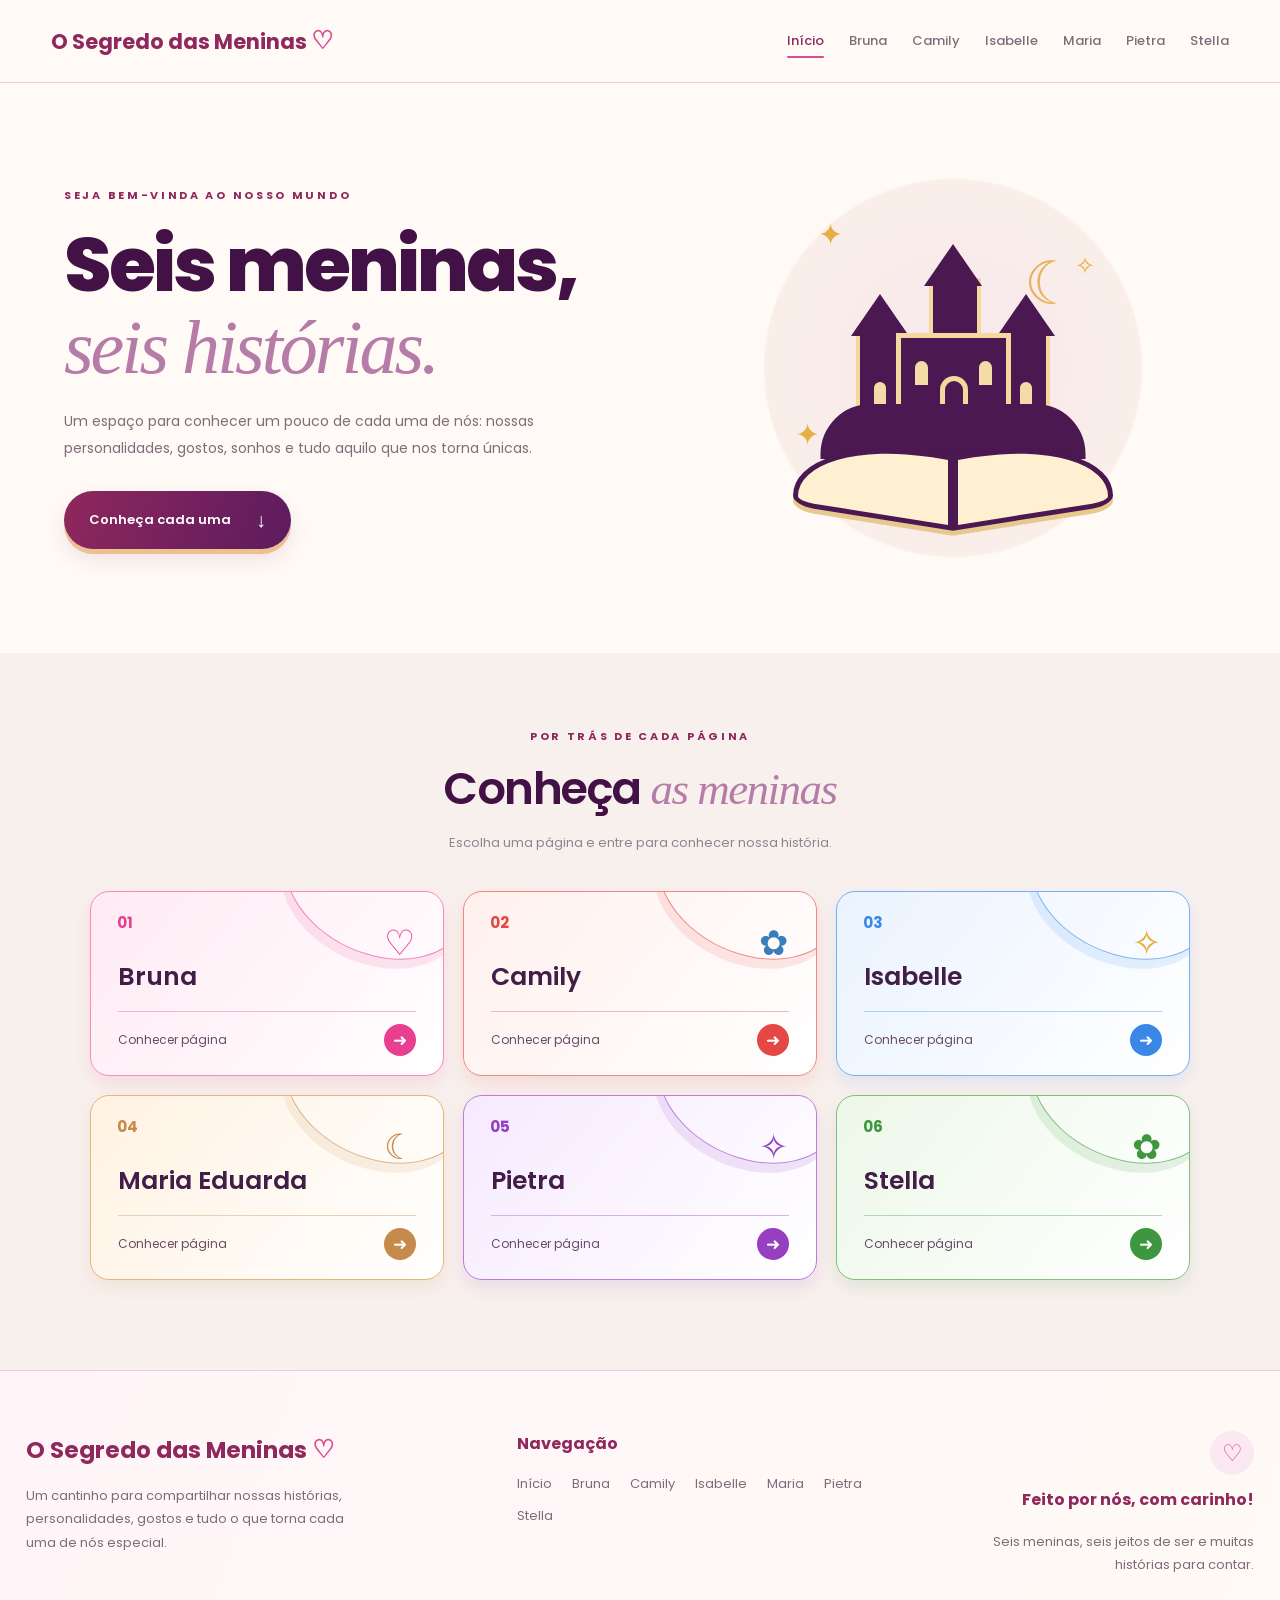
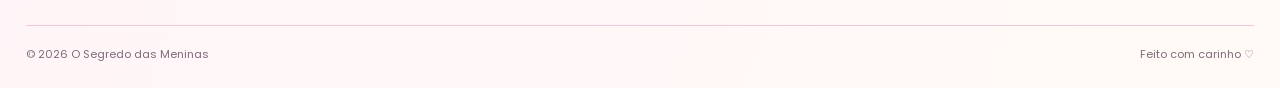
<file: index.html>
<!DOCTYPE html>
<html lang="pt-BR">
<head>
<meta charset="UTF-8">
<meta name="viewport" content="width=device-width, initial-scale=1.0">
<title>O Segredo das Meninas</title>
<link rel="preconnect" href="https://fonts.googleapis.com">
<link rel="preconnect" href="https://fonts.gstatic.com" crossorigin>
<link href="https://fonts.googleapis.com/css2?family=Poppins:wght@300;400;500;600;700;800&display=swap" rel="stylesheet">
<link rel="stylesheet" href="inicial.css">
</head>
<body>
<header class="header">
  <div class="header-container">
    <a class="header-logo" href="inicial.html">O Segredo das Meninas <span>♡</span></a>
    <nav class="header-navigation">
      <a class="active" href="inicial.html">Início</a>
     <a href="Bruna/index.html">Bruna</a>
    <a href="Camily/inicioC.html">Camily</a>
    <a href="Isabelle/Isa.html">Isabelle</a>
    <a href="Maria/index.html">Maria</a>
    <a href="Pietra/index.html">Pietra</a>
    <a href="stella/Index.html">Stella</a>
    </nav>
  </div>
</header>

<main>
  <section class="hero">
    <div class="hero-content">
      <p class="eyebrow">SEJA BEM-VINDA AO NOSSO MUNDO</p>
      <h1>Seis meninas,<br><em>seis histórias.</em></h1>
      <p class="hero-description">Um espaço para conhecer um pouco de cada uma de nós: nossas personalidades, gostos, sonhos e tudo aquilo que nos torna únicas.</p>
      <a class="main-button" href="#meninas">Conheça cada uma <span>↓</span></a>
    </div>
    <div class="hero-art" aria-label="Ilustração de um castelo mágico em um livro">
      <div class="art-circle"></div>
      <div class="book-illustration">
        <span class="spark spark-one">✦</span><span class="spark spark-two">✧</span><span class="spark spark-three">✦</span>
        <span class="moon">☾</span>
        <div class="castle">
          <div class="tower tower-left"><i></i></div>
          <div class="tower tower-center"><i></i></div>
          <div class="tower tower-right"><i></i></div>
          <div class="castle-body"><span class="window window-one"></span><span class="window window-two"></span><span class="door"></span></div>
        </div>
        <div class="clouds"></div>
        <div class="open-book"><span></span><span></span></div>
      </div>
    </div>
  </section>

  <section class="girls-section" id="meninas">
    <div class="section-heading">
      <p class="eyebrow">POR TRÁS DE CADA PÁGINA</p>
      <h2>Conheça <em>as meninas</em></h2>
      <p>Escolha uma página e entre para conhecer nossa história.</p>
    </div>
    <div class="girls-grid">
      <a class="girl-card bruna" href="Bruna/index.html"><span class="card-number">01</span><span class="card-symbol">♡</span><h3>Bruna</h3><span class="card-divider"></span><span class="card-link">Conhecer página <b>➜</b></span></a>
      <a class="girl-card camily" href="Camily/inicioC.html"><span class="card-number">02</span><span class="card-symbol">✿</span><h3>Camily</h3><span class="card-divider"></span><span class="card-link">Conhecer página <b>➜</b></span></a>
      <a class="girl-card isa" href="Isabelle/Isa.html"><span class="card-number">03</span><span class="card-symbol">✧</span><h3>Isabelle</h3><span class="card-divider"></span><span class="card-link">Conhecer página <b>➜</b></span></a>
      <a class="girl-card duda" href="Maria/index.html"><span class="card-number">04</span><span class="card-symbol">☾</span><h3>Maria Eduarda</h3><span class="card-divider"></span><span class="card-link">Conhecer página <b>➜</b></span></a>
      <a class="girl-card pietra" href="Pietra/index.html"><span class="card-number">05</span><span class="card-symbol">✧</span><h3>Pietra</h3><span class="card-divider"></span><span class="card-link">Conhecer página <b>➜</b></span></a>
      <a class="girl-card stella" href="stella/Index.html"><span class="card-number">06</span><span class="card-symbol">✿</span><h3>Stella</h3><span class="card-divider"></span><span class="card-link">Conhecer página <b>➜</b></span></a>
    </div>
  </section>
</main>

<footer class="footer">
  <div class="footer-container">
    <div class="footer-brand">
      <a class="footer-logo" href="inicial.html">O Segredo das Meninas <span>♡</span></a>
      <p>Um cantinho para compartilhar nossas histórias, personalidades, gostos e tudo o que torna cada uma de nós especial.</p>
    </div>
    <div class="footer-navigation">
      <h3>Navegação</h3>
      <nav>
        <a href="index.html">Início</a><a href="Bruna/index.html">Bruna</a><a href="Camily/inicioC.html">Camily</a>
        <a href="Isabelle/Isa.html">Isabelle</a><a href="Maria/index.html">Maria</a><a href="Pietra/index.html">Pietra</a><a href="stella/Index.html">Stella</a>
      </nav>
    </div>
    <div class="footer-message">
      <span class="footer-heart">♡</span>
      <h3>Feito por nós, com carinho!</h3>
      <p>Seis meninas, seis jeitos de ser e muitas histórias para contar.</p>
    </div>
  </div>
  <div class="footer-bottom"><p>© 2026 O Segredo das Meninas</p><span>Feito com carinho ♡</span></div>
</footer>
</body>
</html>
</file>
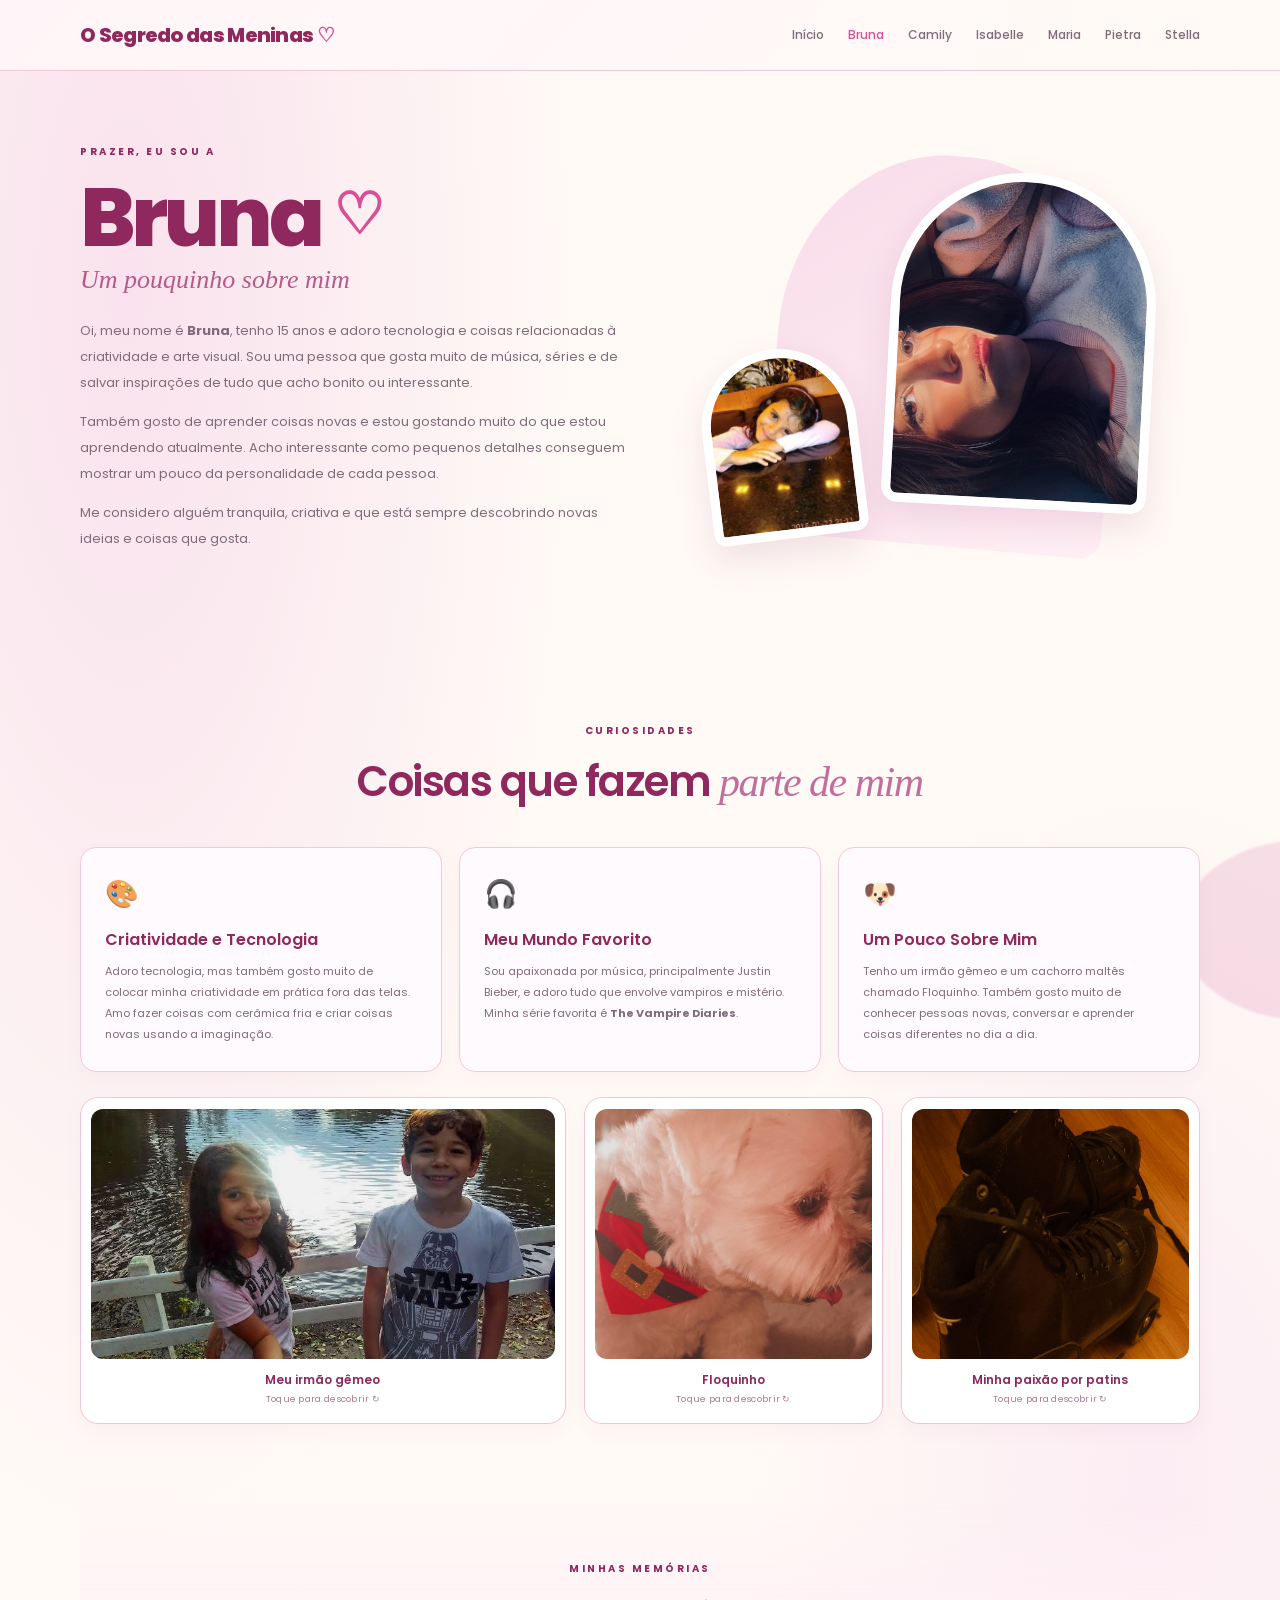
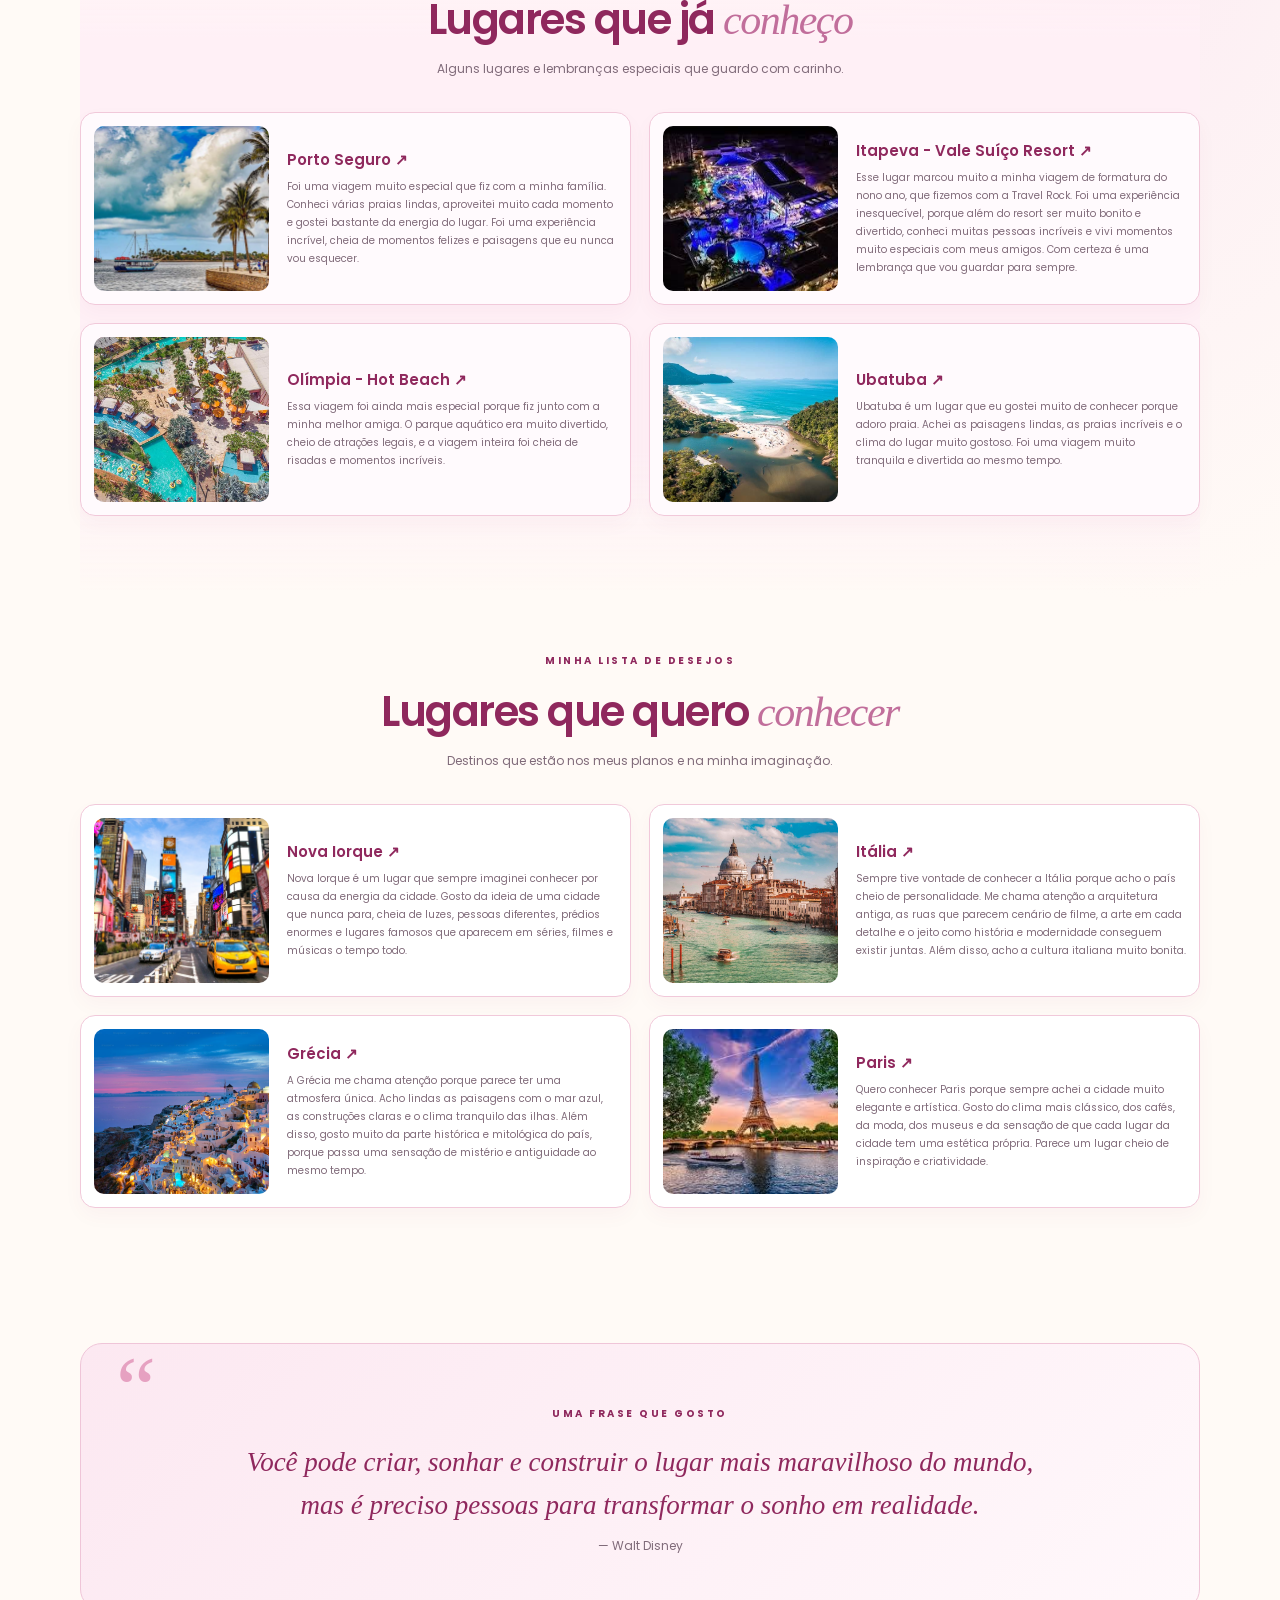
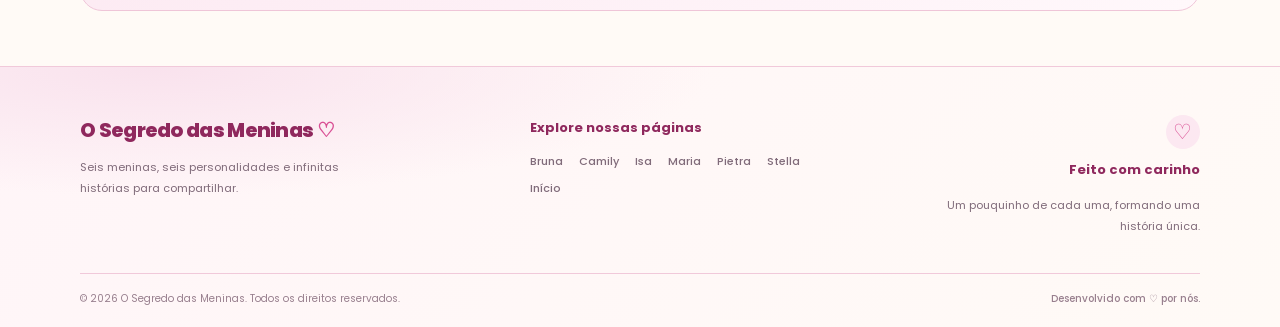
<file: Bruna/index.html>
<!DOCTYPE html>
<html lang="pt-BR">

<head>
    <meta charset="UTF-8">
    <meta name="viewport" content="width=device-width, initial-scale=1.0">

    <title>Bruna | Segredo das Meninas</title>

    <link rel="icon" type="image/png" href="../Bruna/Imagens/favcon.png">

    <link rel="preconnect" href="https://fonts.googleapis.com">
    <link rel="preconnect" href="https://fonts.gstatic.com" crossorigin>

    <link href="https://fonts.googleapis.com/css2?family=Poppins:wght@300;400;500;600;700;800&display=swap" rel="stylesheet">

    <link rel="stylesheet" href="style.css">
</head>

<body>

    <!-- HEADER -->
    <header class="header">
        <div class="header-container">

            <a class="header-logo" href="../inicial.html">
                O Segredo das Meninas <span>♡</span>
            </a>

            <nav class="header-navigation" aria-label="Navegação principal">
                <a href="../index.html">Início</a>
                <a href="../Bruna/index.html" aria-current="page">Bruna</a>
                <a href="../Camily/inicioC.html">Camily</a>
                <a href="../Isabelle/Isa.html">Isabelle</a>
                <a href="../Maria/index.html">Maria</a>
                <a href="../Pietra/index.html">Pietra</a>
                <a href="../stella/Index.html">Stella</a>
            </nav>

        </div>
    </header>

    <div class="decor decor-top"></div>

    <main class="container">

        <!-- APRESENTAÇÃO -->
        <section class="hero">

            <div class="hero-text">
                <span class="eyebrow">PRAZER, EU SOU A</span>

                <h1>Bruna <span>♡</span></h1>

                <h2>Um pouquinho sobre mim</h2>

                <p>Oi, meu nome é <strong>Bruna</strong>, tenho 15 anos e adoro tecnologia e coisas relacionadas à criatividade e arte visual. Sou uma pessoa que gosta muito de música, séries e de salvar inspirações de tudo que acho bonito ou interessante.</p>

                <p>Também gosto de aprender coisas novas e estou gostando muito do que estou aprendendo atualmente. Acho interessante como pequenos detalhes conseguem mostrar um pouco da personalidade de cada pessoa.</p>

                <p>Me considero alguém tranquila, criativa e que está sempre descobrindo novas ideias e coisas que gosta.</p>
            </div>

            <div class="hero-photos">
                <img class="foto-principal" src="../Bruna/Imagens/brunaAtual.jpg" alt="Foto atual da Bruna">
                <img class="foto-menor" src="../Bruna/Imagens/brunapequena.jpg" alt="Bruna quando era pequena">
            </div>

        </section>

        <!-- CURIOSIDADES -->
        <section class="section">

            <div class="section-heading">
                <span class="eyebrow">CURIOSIDADES</span>
                <h2>Coisas que fazem <em>parte de mim</em></h2>
            </div>

            <div class="curiosidades">

                <article class="info-card">
                    <span class="card-icon">🎨</span>
                    <h3>Criatividade e Tecnologia</h3>
                    <p>Adoro tecnologia, mas também gosto muito de colocar minha criatividade em prática fora das telas. Amo fazer coisas com cerâmica fria e criar coisas novas usando a imaginação.</p>
                </article>

                <article class="info-card">
                    <span class="card-icon">🎧</span>
                    <h3>Meu Mundo Favorito</h3>
                    <p>Sou apaixonada por música, principalmente Justin Bieber, e adoro tudo que envolve vampiros e mistério. Minha série favorita é <strong>The Vampire Diaries</strong>.</p>
                </article>

                <article class="info-card">
                    <span class="card-icon">🐶</span>
                    <h3>Um Pouco Sobre Mim</h3>
                    <p>Tenho um irmão gêmeo e um cachorro maltês chamado Floquinho. Também gosto muito de conhecer pessoas novas, conversar e aprender coisas diferentes no dia a dia.</p>
                </article>

            </div>

            <!-- FOTOS INTERATIVAS -->
            <div class="photo-strip">

                <button class="flip-card" type="button" aria-pressed="false" aria-label="Ver curiosidade sobre meu irmão gêmeo">
                    <span class="flip-inner">

                        <span class="flip-front">
                            <img src="../Bruna/Imagens/brunaefelipe.jpg" alt="Foto com meu irmão gêmeo">
                            <span class="flip-caption">
                                Meu irmão gêmeo
                                <small>Toque para descobrir ↻</small>
                            </span>
                        </span>

                        <span class="flip-back">
                            <span class="flip-symbol">♡</span>
                            <strong>Meu irmão gêmeo</strong>
                            <span>Este é o Felipe, meu irmão gêmeo. Nascemos no dia 07/11/2011, e sou dois minutos mais velha que ele.</span>
                            <small>Toque para voltar ↻</small>
                        </span>

                    </span>
                </button>

                <button class="flip-card" type="button" aria-pressed="false" aria-label="Ver curiosidade sobre meu cachorro">
                    <span class="flip-inner">

                        <span class="flip-front">
                            <img src="../Bruna/Imagens/floquinho.jpg" alt="Foto do Floquinho, meu cachorro">
                            <span class="flip-caption">
                                Floquinho
                                <small>Toque para descobrir ↻</small>
                            </span>
                        </span>

                        <span class="flip-back">
                            <span class="flip-symbol">♡</span>
                            <strong>Meu cachorro</strong>
                            <span>Este é o Floquinho, meu cachorro da raça Maltês. Ele tem 6 anos e chegou à minha família durante a pandemia.</span>
                            <small>Toque para voltar ↻</small>
                        </span>

                    </span>
                </button>

                <button class="flip-card" type="button" aria-pressed="false" aria-label="Ver curiosidade sobre minha paixão por patins">
                    <span class="flip-inner">

                        <span class="flip-front">
                            <img src="../Bruna/Imagens/patins.jpg" alt="Foto dos meus patins">
                            <span class="flip-caption">
                                Minha paixão por patins
                                <small>Toque para descobrir ↻</small>
                            </span>
                        </span>

                        <span class="flip-back">
                            <span class="flip-symbol">♡</span>
                            <strong>Minha paixão por patins</strong>
                            <span>Desde os 4 anos, sou apaixonada por andar de patins. É uma atividade que faz parte da minha vida desde pequena e que gosto muito de praticar nos meus momentos livres.</span>
                            <small>Toque para voltar ↻</small>
                        </span>

                    </span>
                </button>

            </div>
        </section>

        <!-- LUGARES QUE JÁ CONHECI -->
        <section class="section places">

            <div class="section-heading">
                <span class="eyebrow">MINHAS MEMÓRIAS</span>
                <h2>Lugares que já <em>conheço</em></h2>
                <p>Alguns lugares e lembranças especiais que guardo com carinho.</p>
            </div>

            <div class="places-grid">

                <article class="place-card">
                    <img src="../Bruna/Imagens/porto.jpg" alt="Porto Seguro">
                    <div>
                        <h3><a href="https://pt.wikipedia.org/wiki/Porto_Seguro" target="_blank" rel="noopener">Porto Seguro ↗</a></h3>
                        <p>Foi uma viagem muito especial que fiz com a minha família. Conheci várias praias lindas, aproveitei muito cada momento e gostei bastante da energia do lugar. Foi uma experiência incrível, cheia de momentos felizes e paisagens que eu nunca vou esquecer.</p>
                    </div>
                </article>

                <article class="place-card">
                    <img src="../Bruna/Imagens/valesuiço.jpg" alt="Vale Suíço Resort">
                    <div>
                        <h3><a href="https://pt.wikipedia.org/wiki/Itapeva_(S%C3%A3o_Paulo)" target="_blank" rel="noopener">Itapeva - Vale Suíço Resort ↗</a></h3>
                        <p>Esse lugar marcou muito a minha viagem de formatura do nono ano, que fizemos com a Travel Rock. Foi uma experiência inesquecível, porque além do resort ser muito bonito e divertido, conheci muitas pessoas incríveis e vivi momentos muito especiais com meus amigos. Com certeza é uma lembrança que vou guardar para sempre.</p>
                    </div>
                </article>

                <article class="place-card">
                    <img src="../Bruna/Imagens/olimpia3.jpg" alt="Olímpia - Hot Beach">
                    <div>
                        <h3><a href="https://pt.wikipedia.org/wiki/Ol%C3%ADmpia_(S%C3%A3o_Paulo)" target="_blank" rel="noopener">Olímpia - Hot Beach ↗</a></h3>
                        <p>Essa viagem foi ainda mais especial porque fiz junto com a minha melhor amiga. O parque aquático era muito divertido, cheio de atrações legais, e a viagem inteira foi cheia de risadas e momentos incríveis.</p>
                    </div>
                </article>

                <article class="place-card">
                    <img src="../Bruna/Imagens/ubatuba5.jpg" alt="Ubatuba">
                    <div>
                        <h3><a href="https://pt.wikipedia.org/wiki/Ubatuba" target="_blank" rel="noopener">Ubatuba ↗</a></h3>
                        <p>Ubatuba é um lugar que eu gostei muito de conhecer porque adoro praia. Achei as paisagens lindas, as praias incríveis e o clima do lugar muito gostoso. Foi uma viagem muito tranquila e divertida ao mesmo tempo.</p>
                    </div>
                </article>

            </div>
        </section>

        <!-- LUGARES QUE QUERO CONHECER -->
        <section class="section dream">

            <div class="section-heading">
                <span class="eyebrow">MINHA LISTA DE DESEJOS</span>
                <h2>Lugares que quero <em>conhecer</em></h2>
                <p>Destinos que estão nos meus planos e na minha imaginação.</p>
            </div>

            <div class="dream-grid">

                <article class="dream-card">
                    <img src="../Bruna/Imagens/NovaIorque.jpg" alt="Nova Iorque">
                    <div>
                        <h3><a href="https://pt.wikipedia.org/wiki/Nova_Iorque" target="_blank" rel="noopener">Nova Iorque ↗</a></h3>
                        <p>Nova Iorque é um lugar que sempre imaginei conhecer por causa da energia da cidade. Gosto da ideia de uma cidade que nunca para, cheia de luzes, pessoas diferentes, prédios enormes e lugares famosos que aparecem em séries, filmes e músicas o tempo todo.</p>
                    </div>
                </article>

                <article class="dream-card">
                    <img src="../Bruna/Imagens/italia4.jpg" alt="Itália">
                    <div>
                        <h3><a href="https://pt.wikipedia.org/wiki/It%C3%A1lia" target="_blank" rel="noopener">Itália ↗</a></h3>
                        <p>Sempre tive vontade de conhecer a Itália porque acho o país cheio de personalidade. Me chama atenção a arquitetura antiga, as ruas que parecem cenário de filme, a arte em cada detalhe e o jeito como história e modernidade conseguem existir juntas. Além disso, acho a cultura italiana muito bonita.</p>
                    </div>
                </article>

                <article class="dream-card">
                    <img src="../Bruna/Imagens/grecia3.jpg" alt="Grécia">
                    <div>
                        <h3><a href="https://pt.wikipedia.org/wiki/Gr%C3%A9cia" target="_blank" rel="noopener">Grécia ↗</a></h3>
                        <p>A Grécia me chama atenção porque parece ter uma atmosfera única. Acho lindas as paisagens com o mar azul, as construções claras e o clima tranquilo das ilhas. Além disso, gosto muito da parte histórica e mitológica do país, porque passa uma sensação de mistério e antiguidade ao mesmo tempo.</p>
                    </div>
                </article>

                <article class="dream-card">
                    <img src="../Bruna/Imagens/paris.jpg" alt="Paris">
                    <div>
                        <h3><a href="https://pt.wikipedia.org/wiki/Paris" target="_blank" rel="noopener">Paris ↗</a></h3>
                        <p>Quero conhecer Paris porque sempre achei a cidade muito elegante e artística. Gosto do clima mais clássico, dos cafés, da moda, dos museus e da sensação de que cada lugar da cidade tem uma estética própria. Parece um lugar cheio de inspiração e criatividade.</p>
                    </div>
                </article>

            </div>
        </section>

        <!-- FRASE -->
        <section class="quote">
            <span class="quote-mark">“</span>
            <span class="eyebrow">UMA FRASE QUE GOSTO</span>
            <blockquote>Você pode criar, sonhar e construir o lugar mais maravilhoso do mundo, mas é preciso pessoas para transformar o sonho em realidade.</blockquote>
            <p>— Walt Disney</p>
        </section>

    </main>

    <!-- FOOTER -->
    <footer class="footer">

        <div class="footer-container">

            <div class="footer-brand">
                <a class="footer-logo" href="../inicial.html">
                    O Segredo das Meninas <span>♡</span>
                </a>

                <p>Seis meninas, seis personalidades e infinitas histórias para compartilhar.</p>
            </div>

            <div class="footer-navigation">
                <h3>Explore nossas páginas</h3>

                <nav aria-label="Páginas das meninas">
                    <a href="index.html">Bruna</a>
                    <a href="../Camily/inicioC.html">Camily</a>
                    <a href="../Isabelle/Isa.html">Isa</a>
                    <a href="../Maria/index.html">Maria</a>
                    <a href="../Pietra/index.html">Pietra</a>
                    <a href="../stella/Index.html">Stella</a>
                    <a href="../index.html">Início</a>
                </nav>
            </div>

            <div class="footer-message">
                <span class="footer-heart">♡</span>
                <h3>Feito com carinho</h3>
                <p>Um pouquinho de cada uma, formando uma história única.</p>
            </div>

        </div>

        <div class="footer-bottom">
            <p>© 2026 O Segredo das Meninas. Todos os direitos reservados.</p>
            <span>Desenvolvido com ♡ por nós.</span>
        </div>

    </footer>

    <div class="decor decor-bottom"></div>

    <!-- ANIMAÇÃO DOS CARTÕES -->
    <script>
        document.querySelectorAll('.flip-card').forEach((card) => {

            card.addEventListener('click', () => {

                const isFlipped = card.classList.toggle('is-flipped');

                card.setAttribute('aria-pressed', String(isFlipped));

            });

        });
    </script>

</body>
</html>
</file>
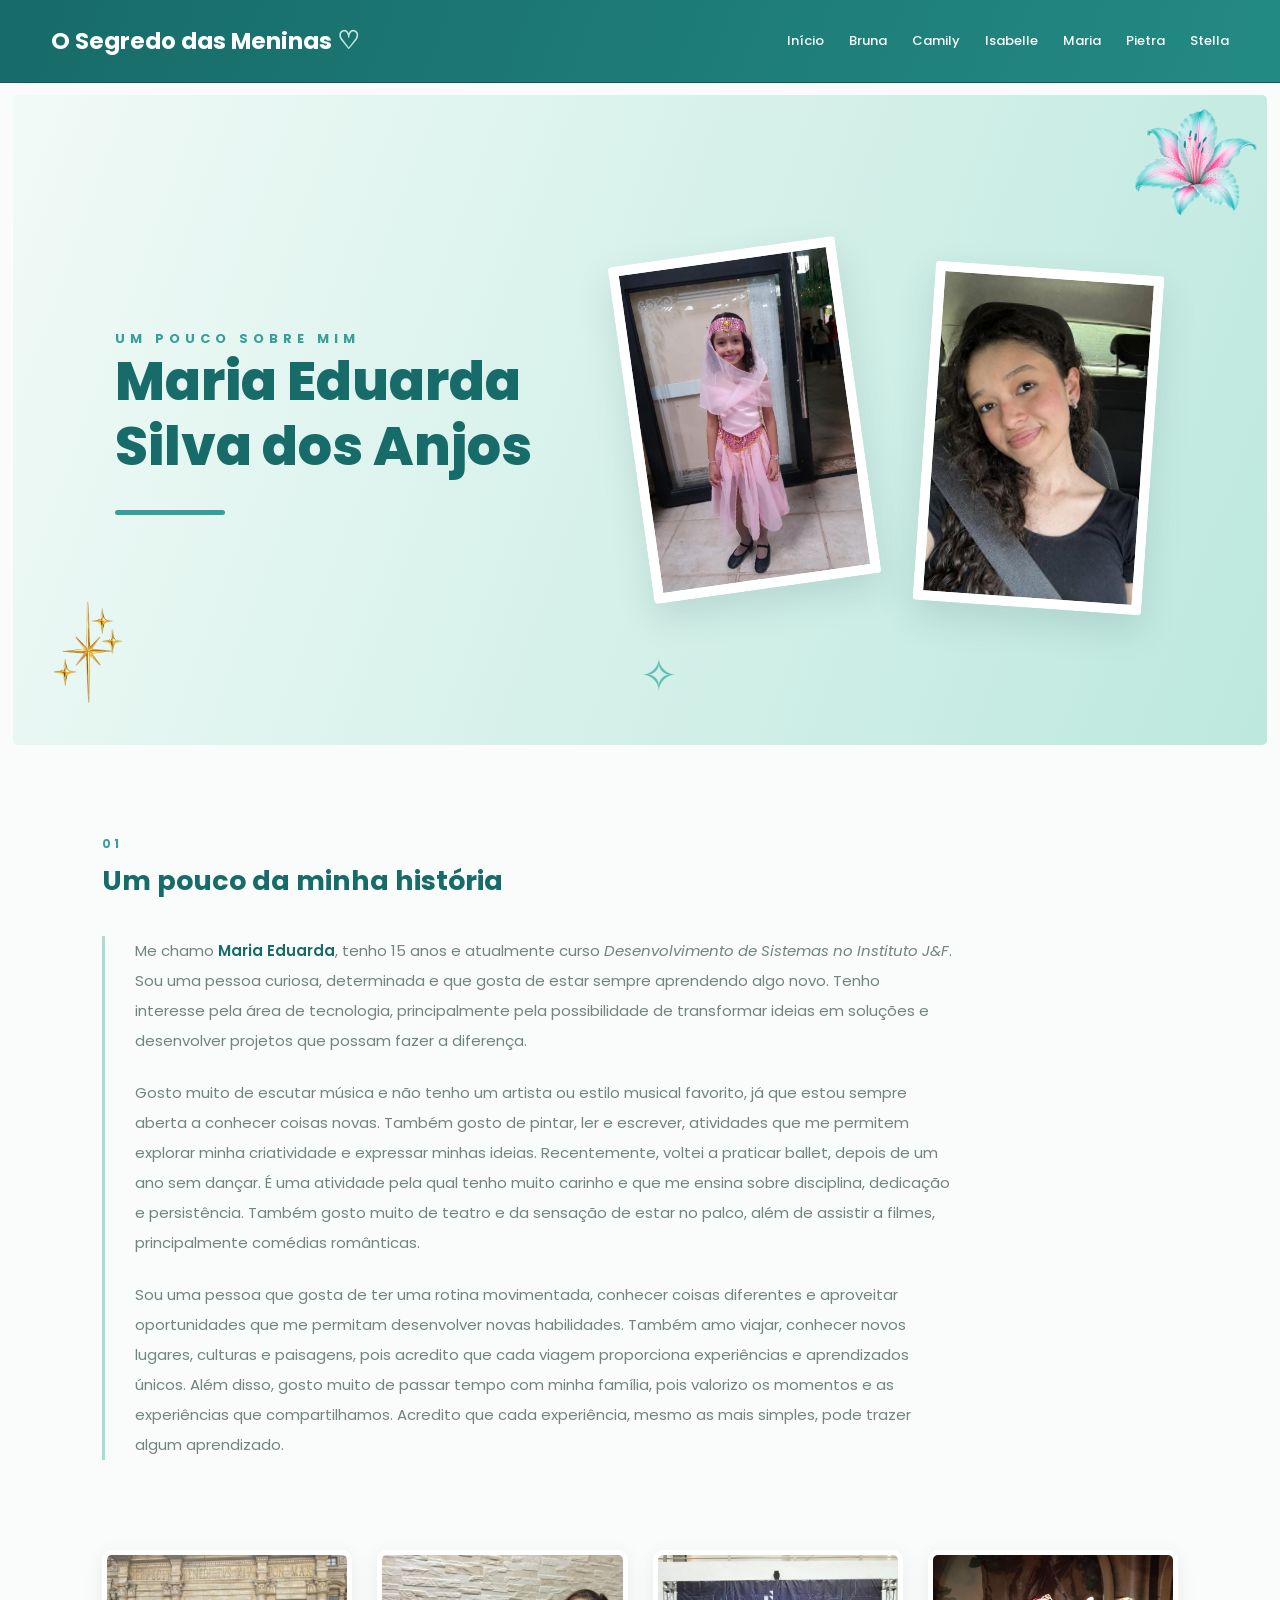
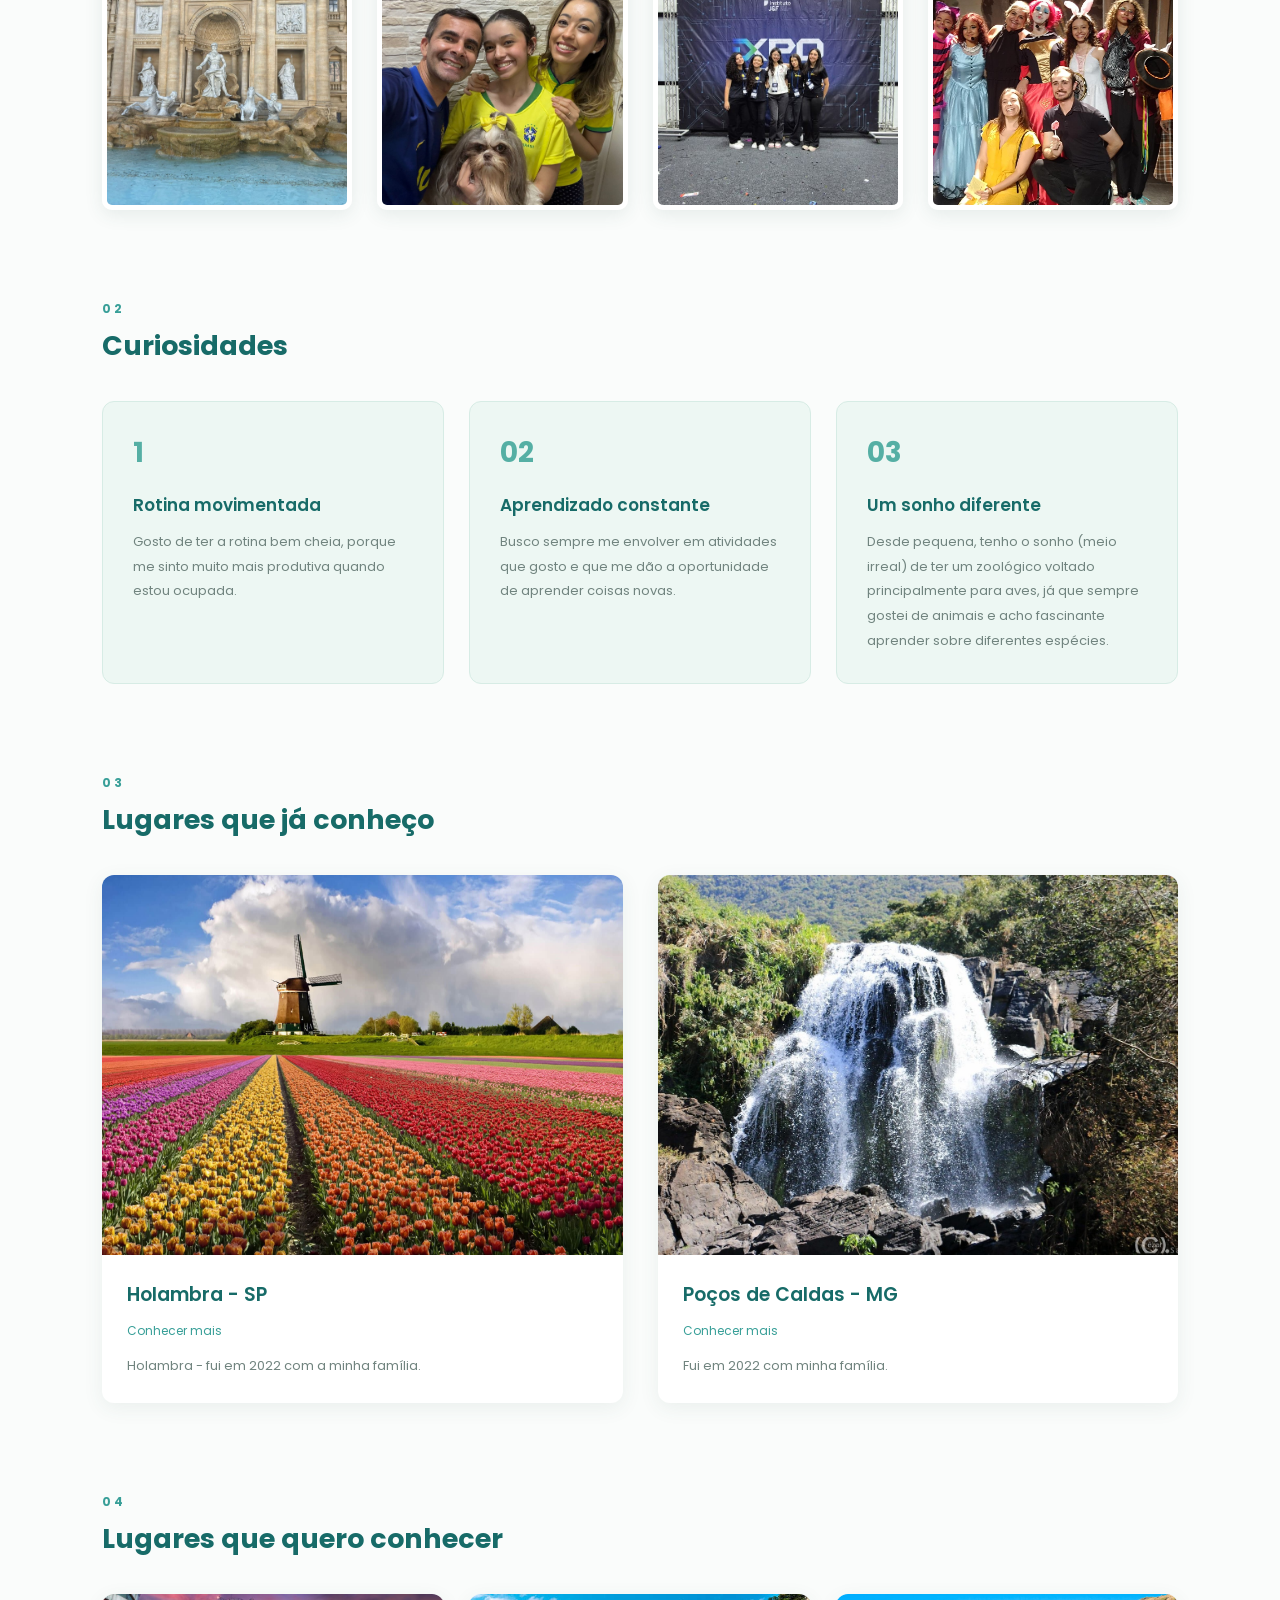
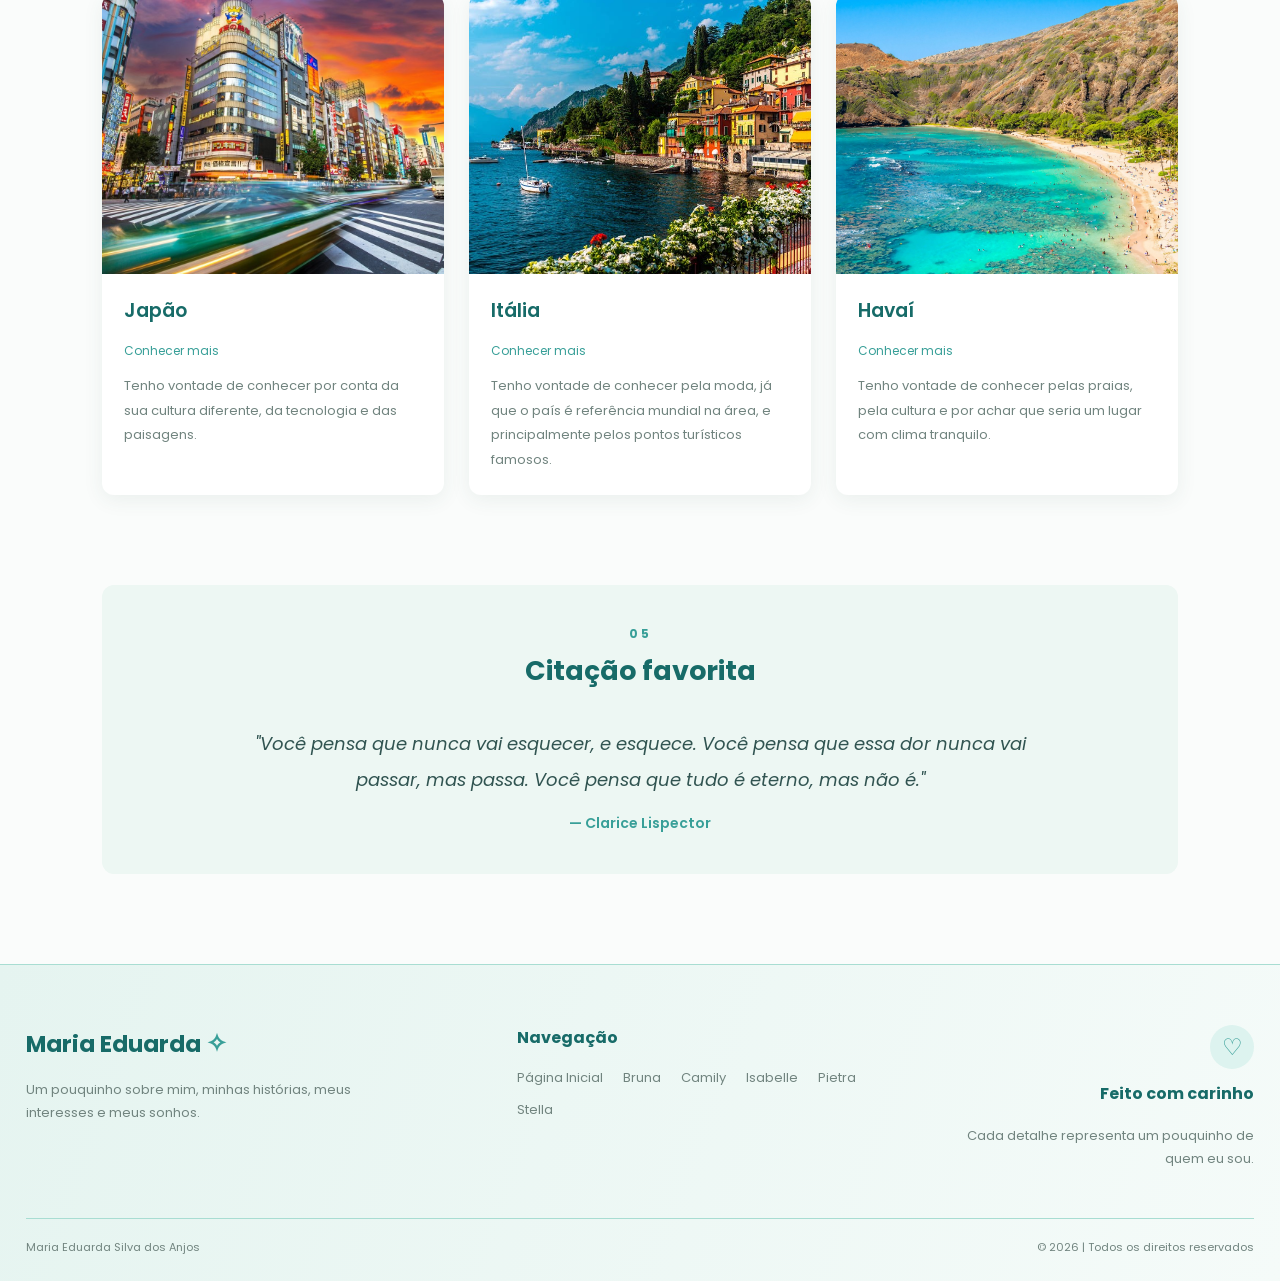
<file: Maria/index.html>
<!DOCTYPE html>
<html lang="pt-br">
<head>
    <meta charset="UTF-8">
    <meta name="viewport" content="width=device-width, initial-scale=1.0">
    <title>Maria Eduarda | Um pouco sobre mim</title>

    <link rel="stylesheet" href="style.css">

    <link rel="preconnect" href="https://fonts.googleapis.com">
    <link rel="preconnect" href="https://fonts.gstatic.com" crossorigin>
    <link href="https://fonts.googleapis.com/css2?family=Poppins:wght@300;400;500;600;700;800&display=swap" rel="stylesheet">
</head>

<body>

   <header class="header">
    <div class="header-container">

        <a class="header-logo" href="../inicial.html">
            O Segredo das Meninas <span>♡</span>
        </a>

        <nav class="header-navigation">
            <a href="../index.html">Início</a>
            <a href="../Bruna/index.html">Bruna</a>
            <a href="../Camily/inicioC.html">Camily</a>
            <a href="../Isabelle/Isa.html">Isabelle</a>
            <a href="../Maria/index.html">Maria</a>
            <a href="../Pietra/index.html">Pietra</a>
            <a href="../stella/Index.html">Stella</a>
        </nav>

    </div>
</header>

    <main>

        <!-- CAPA -->
        <section class="capa">

            <div class="capa-nome">
                <span class="subtitulo">UM POUCO SOBRE MIM</span>

                <h1>
                    Maria Eduarda
                    <br>
                    Silva dos Anjos
                </h1>

                <div class="linha-decorativa"></div>
            </div>

            <div class="capa-fotos">
                <img src="imagens/litlle.jpeg"
                     alt="Maria Eduarda na infância"
                     class="foto-infantil">

                <img src="imagens/WhatsApp Image 2026-11-22 at 19.53.52.jpeg"
                     alt="Maria Eduarda atualmente"
                     class="foto-atual">
            </div>

            <span class="brilho">✧</span>

        <img 
    src="imagens/Lírio Aquamarine com Estames Rosados.png"
    class="decoracao-flor"
    alt="Flor decorativa"
>

<img 
    src="imagens/image-removebg-preview.png"
    class="decoracao-estrelas"
    alt="Estrelas decorativas"
>

        </section>


        <!-- APRESENTAÇÃO -->
        <section class="apresentacao">

            <div class="titulo-secao">
                <span>01</span>
                <h2>Um pouco da minha história</h2>
            </div>

            <div class="texto-apresentacao">
                <p>
                    Me chamo <strong>Maria Eduarda</strong>, tenho 15 anos e atualmente curso <em>Desenvolvimento de Sistemas no Instituto J&F</em>. Sou uma pessoa curiosa, determinada e que gosta de estar sempre aprendendo algo novo. Tenho interesse pela área de tecnologia, principalmente pela possibilidade de transformar ideias em soluções e desenvolver projetos que possam fazer a diferença.
                </p>

                <p>
                   Gosto muito de escutar música e não tenho um artista ou estilo musical favorito, já que estou sempre aberta a conhecer coisas novas. Também gosto de pintar, ler e escrever, atividades que me permitem explorar minha criatividade e expressar minhas ideias.

                   Recentemente, voltei a praticar ballet, depois de um ano sem dançar. É uma atividade pela qual tenho muito carinho e que me ensina sobre disciplina, dedicação e persistência. Também gosto muito de teatro e da sensação de estar no palco, além de assistir a filmes, principalmente comédias românticas.
                </p>

                <p>
                    Sou uma pessoa que gosta de ter uma rotina movimentada, conhecer coisas diferentes e aproveitar oportunidades que me permitam desenvolver novas habilidades. Também amo viajar, conhecer novos lugares, culturas e paisagens, pois acredito que cada viagem proporciona experiências e aprendizados únicos. Além disso, gosto muito de passar tempo com minha família, pois valorizo os momentos e as experiências que compartilhamos. Acredito que cada experiência, mesmo as mais simples, pode trazer algum aprendizado.
                </p>
            </div>

        </section>
        <!-- GALERIA DE FOTOS -->

<section class="galeria">
    <div class="galeria-fotos">

        <img src="imagens/WhatsApp Image 2026-11-22 at 20.02.04.jpeg" alt="Foto pessoal 1">

        <img src="imagens/WhatsApp Image 2026-11-22 at 20.01.17.jpeg" alt="Foto pessoal 2">

        <img src="imagens/WhatsApp Image 2026-11-22 at 20.04.08.jpeg" alt="Foto pessoal 3">

        <img src="imagens/WhatsApp Image 2026-11-22 at 20.05.40.jpeg" alt="Foto pessoal 4">

    </div>
</section>


        <!-- CURIOSIDADES -->

        <section class="curiosidades">

            <div class="titulo-secao">
                <span>02</span>
                <h2>Curiosidades</h2>
            </div>

            <div class="curiosidades-container">

                <article class="curiosidade">
                    <span class="numero">1</span>
                    <h3>Rotina movimentada</h3>
                    <p>
                        Gosto de ter a rotina bem cheia, porque me sinto
                        muito mais produtiva quando estou ocupada.
                    </p>
                </article>

                <article class="curiosidade">
                    <span class="numero">02</span>
                    <h3>Aprendizado constante</h3>
                    <p>
                        Busco sempre me envolver em atividades que gosto
                        e que me dão a oportunidade de aprender coisas novas.
                    </p>
                </article>

                <article class="curiosidade">
                    <span class="numero">03</span>
                    <h3>Um sonho diferente</h3>
                    <p>
                        Desde pequena, tenho o sonho (meio irreal) de ter
                        um zoológico voltado principalmente para aves,
                        já que sempre gostei de animais e acho fascinante
                        aprender sobre diferentes espécies.
                    </p>
                </article>

            </div>

        </section>


        <!-- LUGARES QUE JÁ CONHEÇO -->
        <section class="lugares">

            <div class="titulo-secao">
                <span>03</span>
                <h2>Lugares que já conheço</h2>
            </div>

            <div class="lugares-container">

                <article class="lugar-card">
                    <img src="imagens/WhatsApp Image 2026-11-22 at 20.36.22.jpeg"
                         alt="Paisagem de Holambra">

                    <div class="lugar-texto">
                        <h3>Holambra - SP</h3>
                        <a href="https://pt.wikipedia.org/wiki/Holambra"
                           target="_blank">Conhecer mais</a>

                        <p>
                            Holambra - fui em 2022 com a minha família.
                        </p>
                    </div>
                </article>

                <article class="lugar-card">
                    <img src="imagens/WhatsApp Image 2026-11-22 at 20.37.50.jpeg"
                         alt="Paisagem de Poços de Caldas">

                    <div class="lugar-texto">
                        <h3>Poços de Caldas - MG</h3>
                        <a href="https://pt.wikipedia.org/wiki/Po%C3%A7os_de_Caldas"
                           target="_blank">Conhecer mais</a>

                        <p>
                            Fui em 2022 com minha família.
                        </p>
                    </div>
                </article>

            </div>

        </section>


        <!-- LUGARES QUE QUERO CONHECER -->
        <section class="lugares">

            <div class="titulo-secao">
                <span>04</span>
                <h2>Lugares que quero conhecer</h2>
            </div>

            <div class="destinos-container">

                <article class="destino-card">
                    <img src="imagens/WhatsApp Image 2026-11-22 at 20.41.31.jpeg"
                         alt="Vista de Tóquio">

                    <div class="destino-texto">
                        <h3>Japão</h3>
                        <a href="https://pt.wikipedia.org/wiki/Jap%C3%A3o"
                           target="_blank">Conhecer mais</a>

                        <p>
                            Tenho vontade de conhecer por conta da sua
                            cultura diferente, da tecnologia e das paisagens.
                        </p>
                    </div>
                </article>

                <article class="destino-card">
                    <img src="imagens/WhatsApp Image 2026-11-22 at 20.43.46.jpeg"
                         alt="Cidade italiana">

                    <div class="destino-texto">
                        <h3>Itália</h3>
                        <a href="https://pt.wikipedia.org/wiki/It%C3%A1lia"
                           target="_blank">Conhecer mais</a>

                        <p>
                            Tenho vontade de conhecer pela moda, já que
                            o país é referência mundial na área, e
                            principalmente pelos pontos turísticos famosos.
                        </p>
                    </div>
                </article>

                <article class="destino-card">
                    <img src="imagens/WhatsApp Image 2026-11-22 at 20.45.15.jpeg"
                         alt="Praia no Havaí">

                    <div class="destino-texto">
                        <h3>Havaí</h3>
                        <a href="https://pt.wikipedia.org/wiki/Hava%C3%AD"
                           target="_blank">Conhecer mais</a>

                        <p>
                            Tenho vontade de conhecer pelas praias,
                            pela cultura e por achar que seria um lugar
                            com clima tranquilo.
                        </p>
                    </div>
                </article>

            </div>

        </section>


        <!-- CITAÇÃO -->
        <section class="citacao">

            <div class="titulo-secao">
                <span>05</span>
                <h2>Citação favorita</h2>
            </div>

            <blockquote>
                "Você pensa que nunca vai esquecer, e esquece.
                Você pensa que essa dor nunca vai passar, mas passa.
                Você pensa que tudo é eterno, mas não é."
            </blockquote>

            <p class="autor">— Clarice Lispector</p>

        </section>

    </main>


    <!-- RODAPÉ -->
    <footer class="footer">

        <div class="footer-container">

            <div class="footer-brand">
                <a href="#" class="footer-logo">
                    Maria Eduarda <span>✧</span>
                </a>

                <p>
                    Um pouquinho sobre mim, minhas histórias,
                    meus interesses e meus sonhos.
                </p>
            </div>

            <div class="footer-navigation">
                <h3>Navegação</h3>

                <nav>
                    <a href="../inicial.html">Página Inicial</a>
                    <a href="../Bruna/index.html">Bruna</a>
                    <a href="../Camily/inicioC.html">Camily</a>
                    <a href="../Isabelle/Isa.html">Isabelle</a>
                    <a href="../Pietra/index.html">Pietra</a>
                    <a href="../stella/Index.html">Stella</a>
                </nav>
            </div>

            <div class="footer-message">
                <div class="footer-heart">♡</div>
                <h3>Feito com carinho</h3>
                <p>
                    Cada detalhe representa um pouquinho
                    de quem eu sou.
                </p>
            </div>

        </div>

        <div class="footer-bottom">
            <p>Maria Eduarda Silva dos Anjos</p>
            <span>© 2026 | Todos os direitos reservados</span>
        </div>

    </footer>

</body>
</html>
</file>
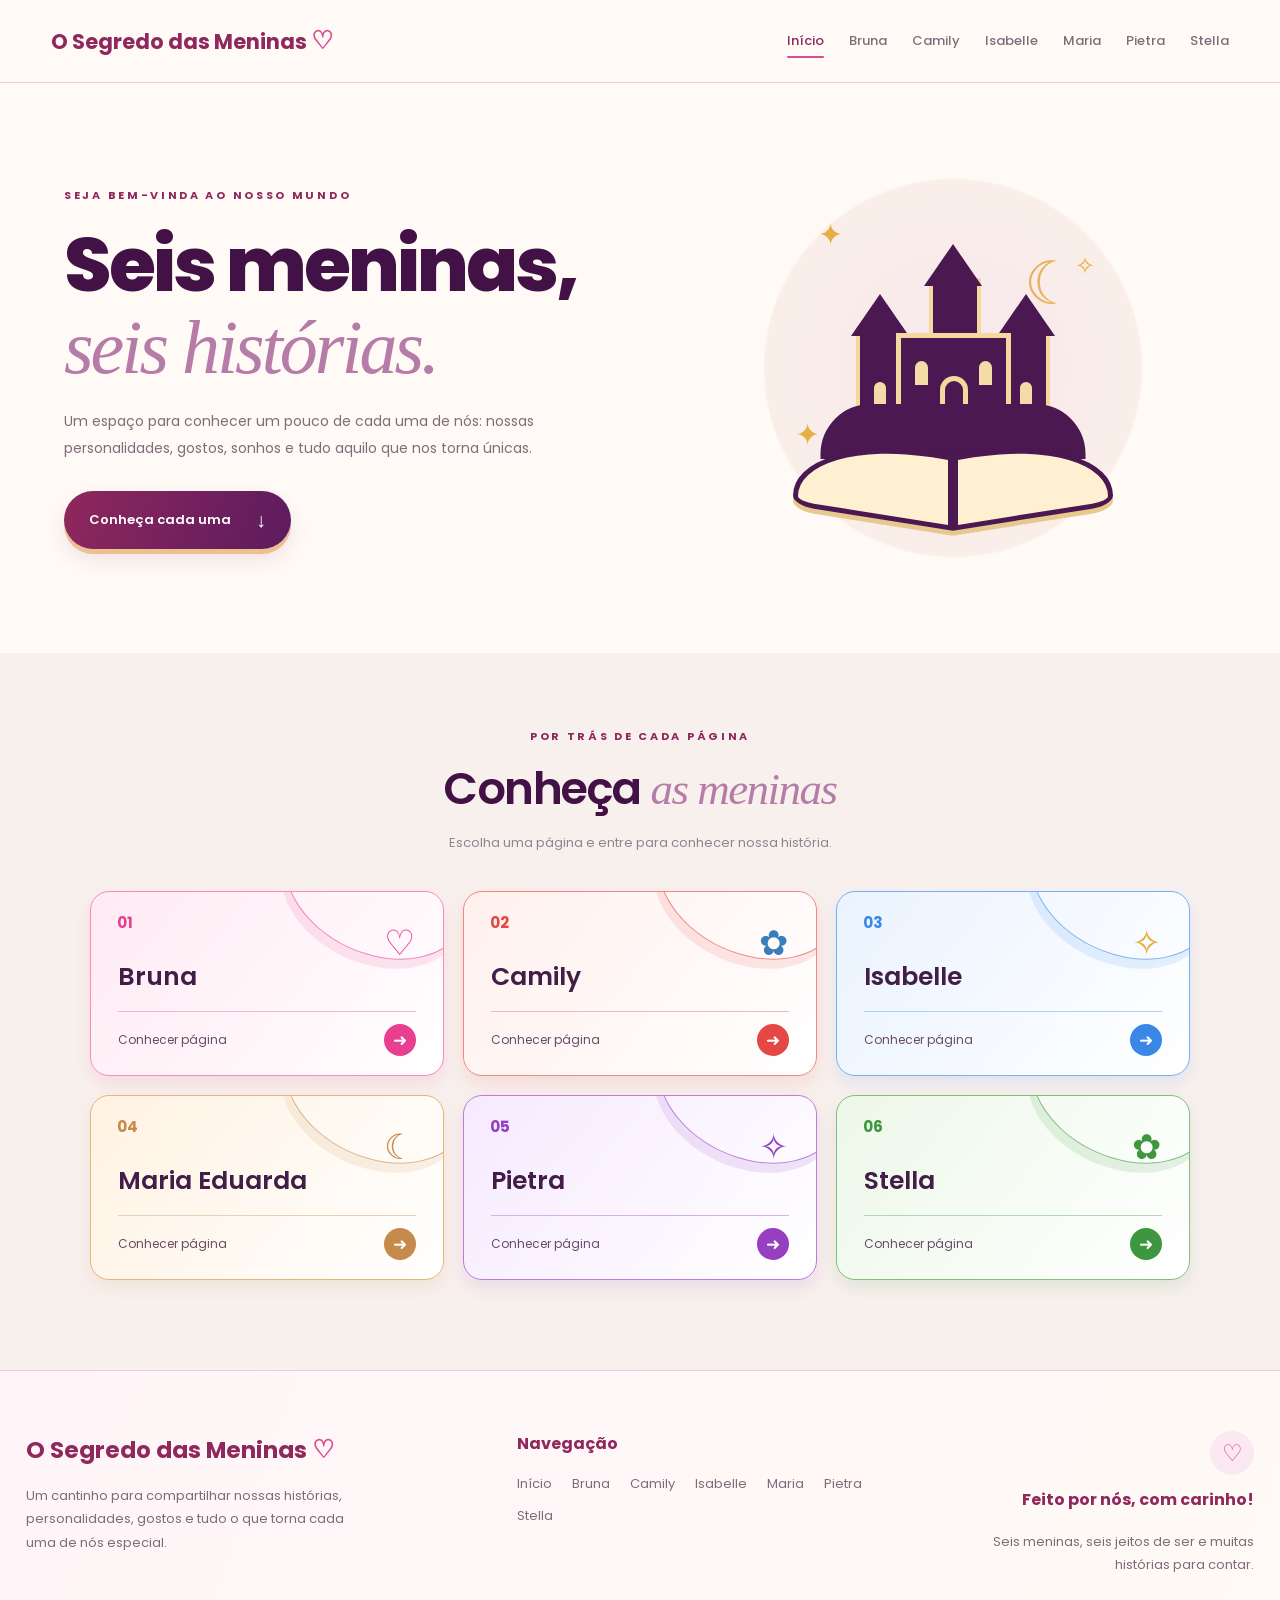
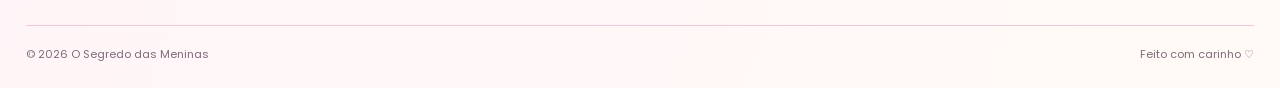
<file: inicial.html>
<!DOCTYPE html>
<html lang="pt-BR">
<head>
<meta charset="UTF-8">
<meta name="viewport" content="width=device-width, initial-scale=1.0">
<title>O Segredo das Meninas</title>
<link rel="preconnect" href="https://fonts.googleapis.com">
<link rel="preconnect" href="https://fonts.gstatic.com" crossorigin>
<link href="https://fonts.googleapis.com/css2?family=Poppins:wght@300;400;500;600;700;800&display=swap" rel="stylesheet">
<link rel="stylesheet" href="inicial.css">
</head>
<body>
<header class="header">
  <div class="header-container">
    <a class="header-logo" href="inicial.html">O Segredo das Meninas <span>♡</span></a>
    <nav class="header-navigation">
      <a class="active" href="inicial.html">Início</a>
     <a href="Bruna/index.html">Bruna</a>
    <a href="Camily/inicioC.html">Camily</a>
    <a href="Isabelle/Isa.html">Isabelle</a>
    <a href="Maria/index.html">Maria</a>
    <a href="Pietra/index.html">Pietra</a>
    <a href="stella/Index.html">Stella</a>
    </nav>
  </div>
</header>

<main>
  <section class="hero">
    <div class="hero-content">
      <p class="eyebrow">SEJA BEM-VINDA AO NOSSO MUNDO</p>
      <h1>Seis meninas,<br><em>seis histórias.</em></h1>
      <p class="hero-description">Um espaço para conhecer um pouco de cada uma de nós: nossas personalidades, gostos, sonhos e tudo aquilo que nos torna únicas.</p>
      <a class="main-button" href="#meninas">Conheça cada uma <span>↓</span></a>
    </div>
    <div class="hero-art" aria-label="Ilustração de um castelo mágico em um livro">
      <div class="art-circle"></div>
      <div class="book-illustration">
        <span class="spark spark-one">✦</span><span class="spark spark-two">✧</span><span class="spark spark-three">✦</span>
        <span class="moon">☾</span>
        <div class="castle">
          <div class="tower tower-left"><i></i></div>
          <div class="tower tower-center"><i></i></div>
          <div class="tower tower-right"><i></i></div>
          <div class="castle-body"><span class="window window-one"></span><span class="window window-two"></span><span class="door"></span></div>
        </div>
        <div class="clouds"></div>
        <div class="open-book"><span></span><span></span></div>
      </div>
    </div>
  </section>

  <section class="girls-section" id="meninas">
    <div class="section-heading">
      <p class="eyebrow">POR TRÁS DE CADA PÁGINA</p>
      <h2>Conheça <em>as meninas</em></h2>
      <p>Escolha uma página e entre para conhecer nossa história.</p>
    </div>
    <div class="girls-grid">
      <a class="girl-card bruna" href="Bruna/index.html"><span class="card-number">01</span><span class="card-symbol">♡</span><h3>Bruna</h3><span class="card-divider"></span><span class="card-link">Conhecer página <b>➜</b></span></a>
      <a class="girl-card camily" href="Camily/inicioC.html"><span class="card-number">02</span><span class="card-symbol">✿</span><h3>Camily</h3><span class="card-divider"></span><span class="card-link">Conhecer página <b>➜</b></span></a>
      <a class="girl-card isa" href="Isabelle/Isa.html"><span class="card-number">03</span><span class="card-symbol">✧</span><h3>Isabelle</h3><span class="card-divider"></span><span class="card-link">Conhecer página <b>➜</b></span></a>
      <a class="girl-card duda" href="Maria/index.html"><span class="card-number">04</span><span class="card-symbol">☾</span><h3>Maria Eduarda</h3><span class="card-divider"></span><span class="card-link">Conhecer página <b>➜</b></span></a>
      <a class="girl-card pietra" href="Pietra/index.html"><span class="card-number">05</span><span class="card-symbol">✧</span><h3>Pietra</h3><span class="card-divider"></span><span class="card-link">Conhecer página <b>➜</b></span></a>
      <a class="girl-card stella" href="stella/Index.html"><span class="card-number">06</span><span class="card-symbol">✿</span><h3>Stella</h3><span class="card-divider"></span><span class="card-link">Conhecer página <b>➜</b></span></a>
    </div>
  </section>
</main>

<footer class="footer">
  <div class="footer-container">
    <div class="footer-brand">
      <a class="footer-logo" href="inicial.html">O Segredo das Meninas <span>♡</span></a>
      <p>Um cantinho para compartilhar nossas histórias, personalidades, gostos e tudo o que torna cada uma de nós especial.</p>
    </div>
    <div class="footer-navigation">
      <h3>Navegação</h3>
      <nav>
        <a href="inicial.html">Início</a><a href="Bruna/index.html">Bruna</a><a href="Camily/inicioC.html">Camily</a>
        <a href="Isabelle/Isa.html">Isabelle</a><a href="Maria/index.html">Maria</a><a href="Pietra/index.html">Pietra</a><a href="stella/Index.html">Stella</a>
      </nav>
    </div>
    <div class="footer-message">
      <span class="footer-heart">♡</span>
      <h3>Feito por nós, com carinho!</h3>
      <p>Seis meninas, seis jeitos de ser e muitas histórias para contar.</p>
    </div>
  </div>
  <div class="footer-bottom"><p>© 2026 O Segredo das Meninas</p><span>Feito com carinho ♡</span></div>
</footer>
</body>
</html>
</file>
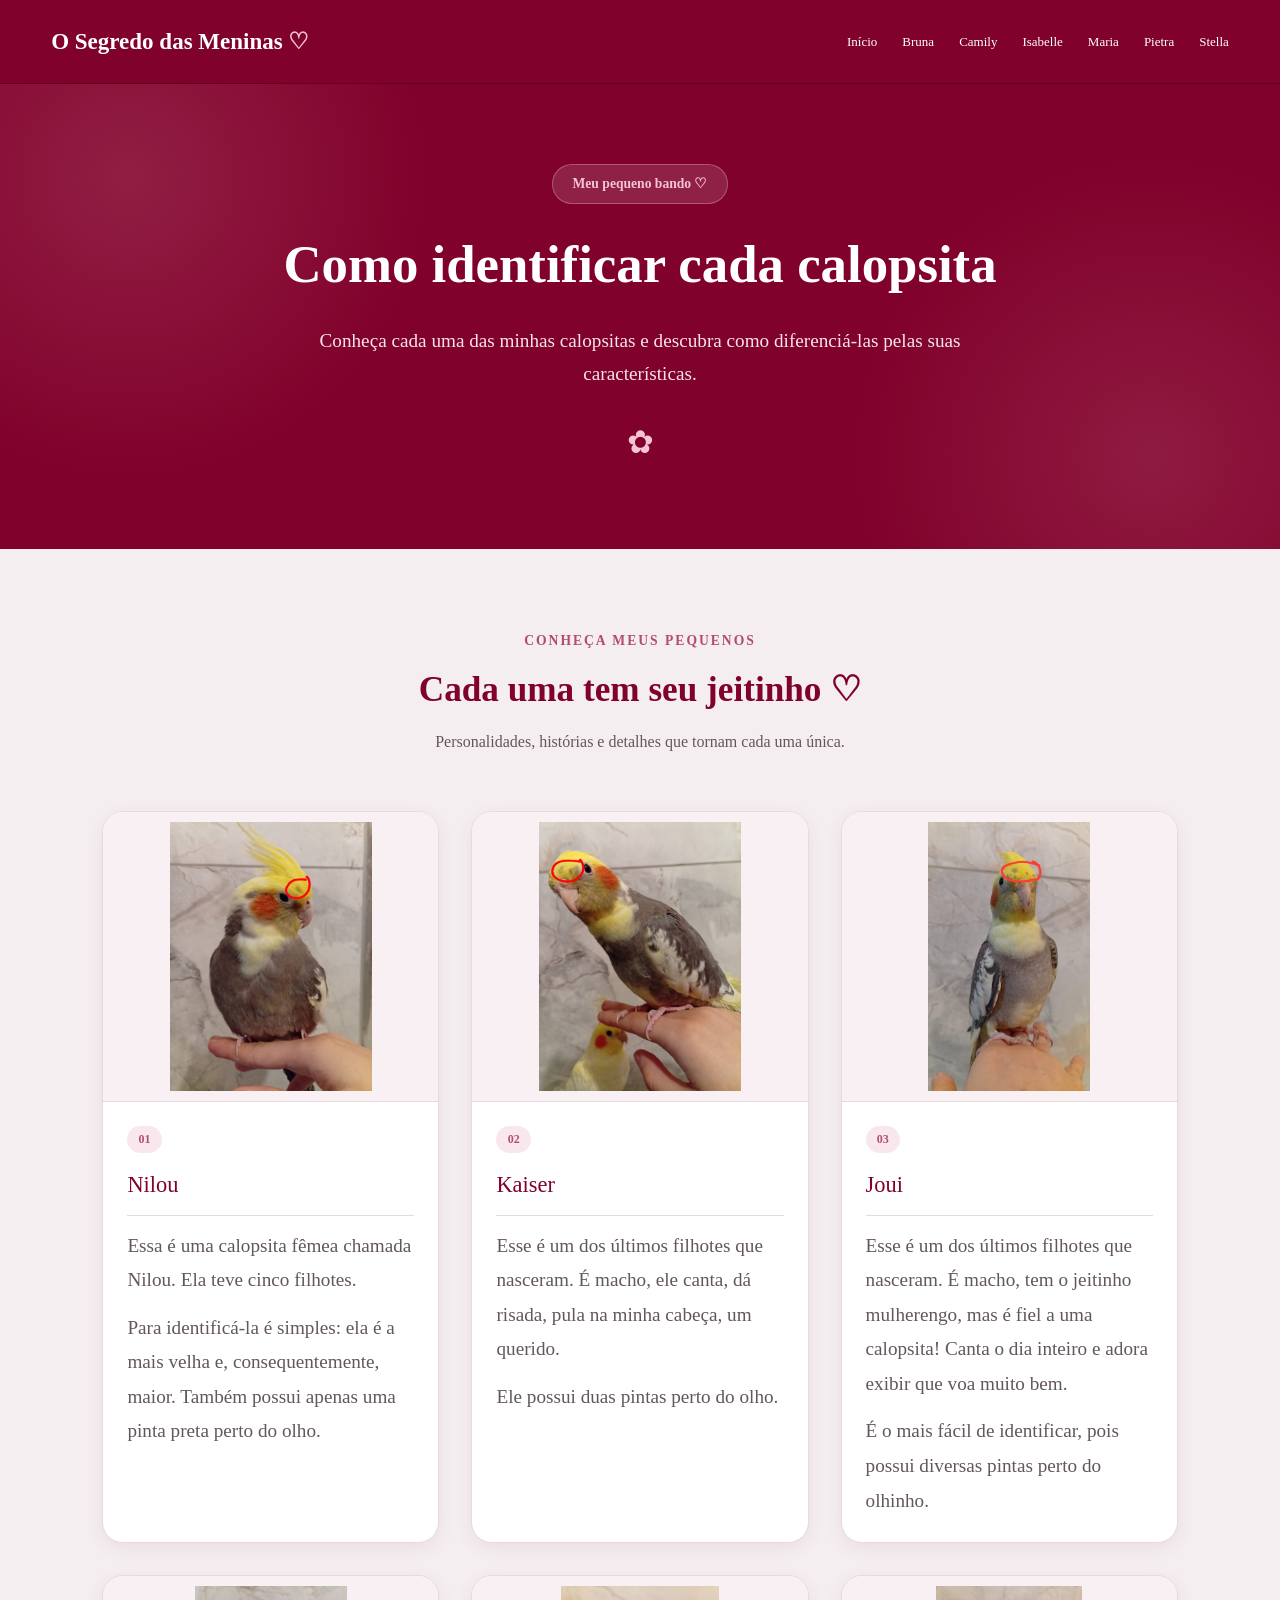
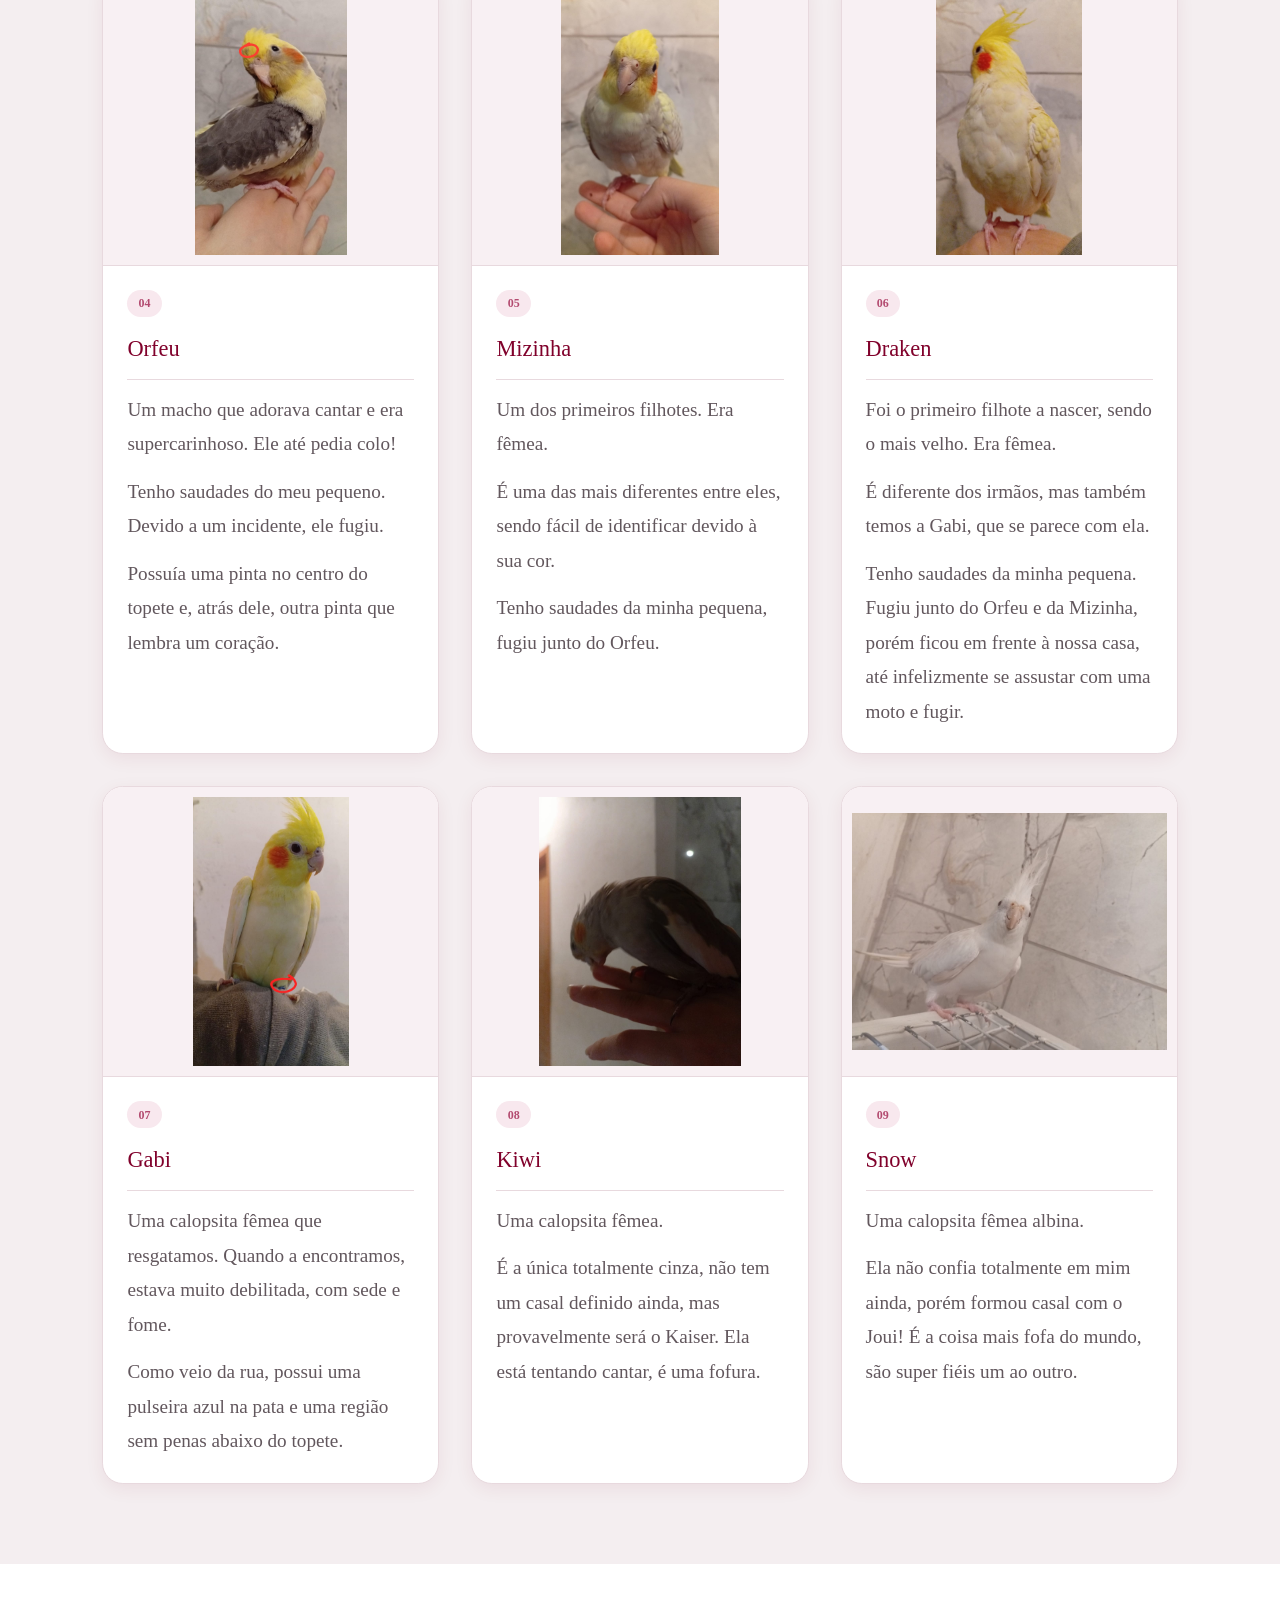
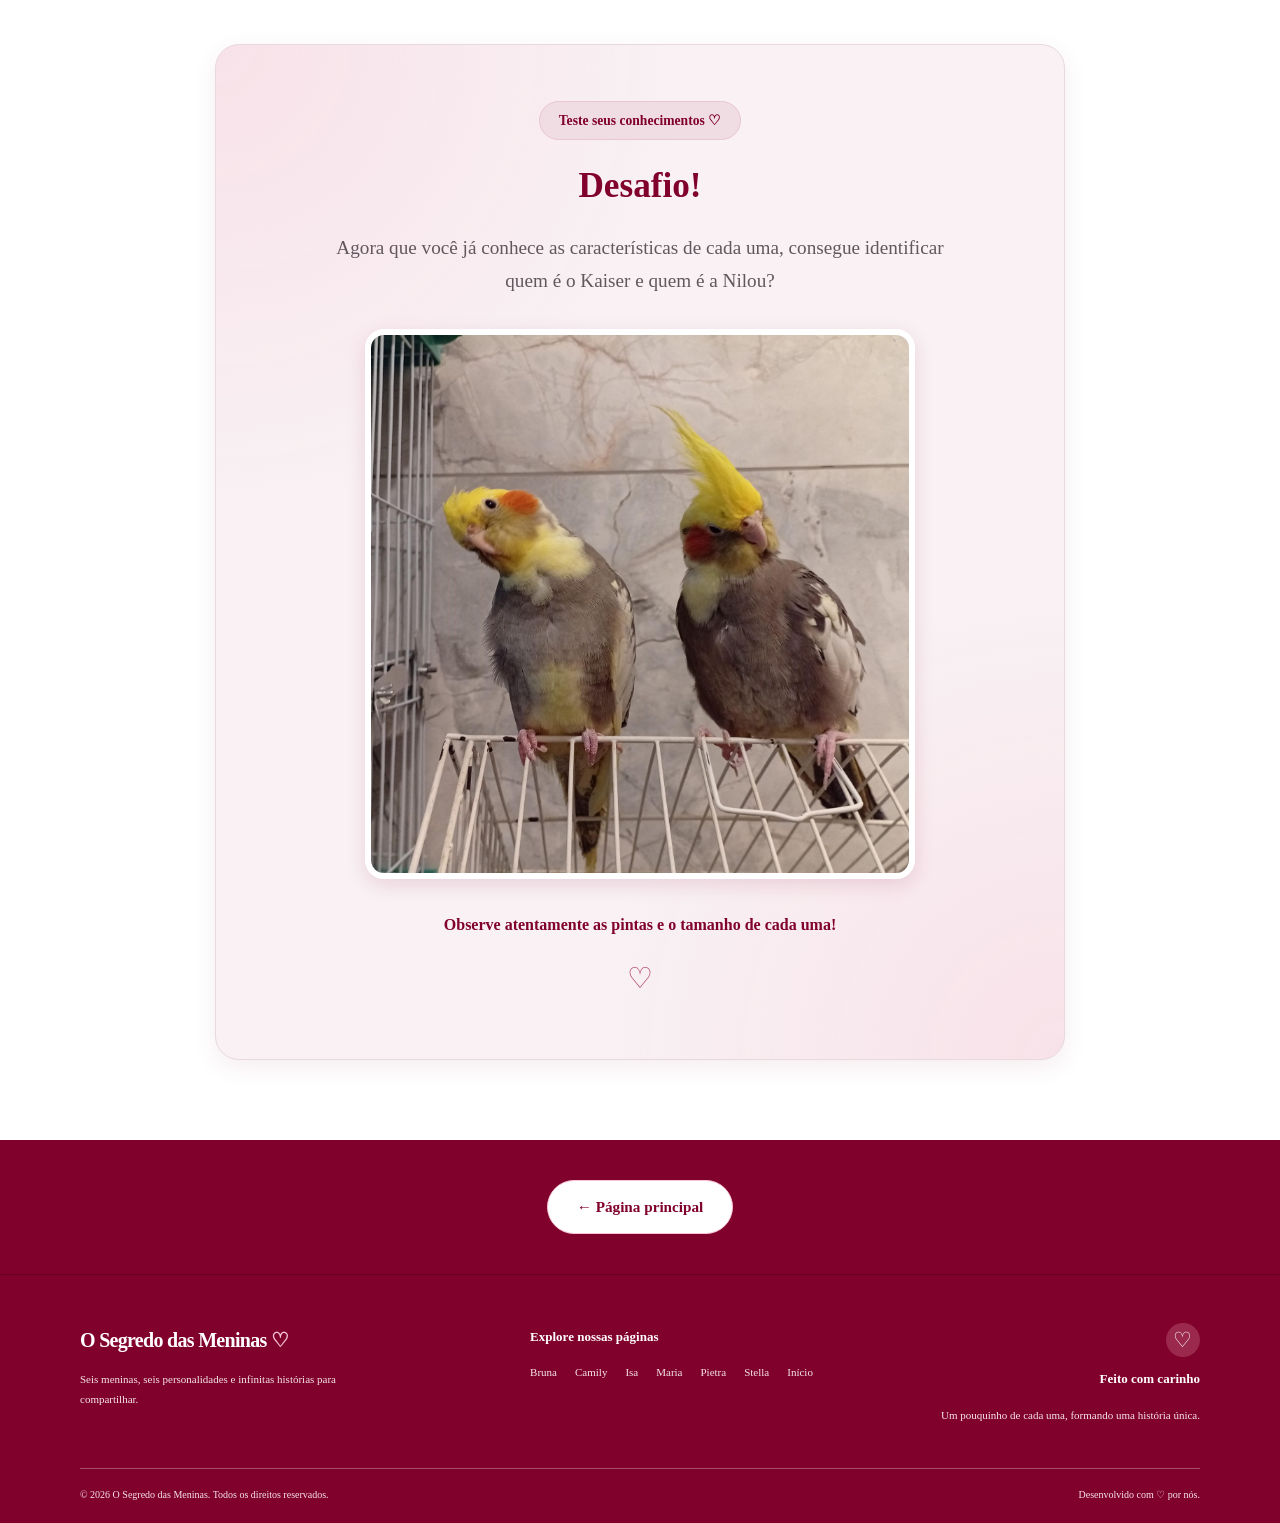
<file: Camily/calopsita.html>
<!DOCTYPE html>
<html lang="pt-br">

<head>
    <meta charset="UTF-8">
    <meta name="viewport" content="width=device-width, initial-scale=1.0">

    <title>Como identificar cada calopsita</title>

    <link rel="shortcut icon" href="assets/SDM.png" type="image/x-icon">

    <link rel="stylesheet" href="style/text.css">
    <link rel="stylesheet" href="style/calopsitas.css">
</head>

<body>

    <!-- HEADER -->
    <header class="header">
        <div class="header-container">

            <a class="header-logo" href="../inicial.html">
                O Segredo das Meninas <span>♡</span>
            </a>

            <nav class="header-navigation">
                <a href="../index.html">Início</a>
                <a href="../Bruna/index.html">Bruna</a>
                <a href="../Camily/inicioC.html">Camily</a>
                <a href="../Isabelle/Isa.html">Isabelle</a>
                <a href="../Maria/index.html">Maria</a>
                <a href="../Pietra/index.html">Pietra</a>
                <a href="../stella/Index.html">Stella</a>
            </nav>

        </div>
    </header>


    <main class="pagina">

        <!-- CABEÇALHO DA PÁGINA -->
        <section class="pagina-header">

            <span class="pagina-etiqueta">Meu pequeno bando ♡</span>

            <h1 class="big_text">Como identificar cada calopsita</h1>

            <p class="text">
                Conheça cada uma das minhas calopsitas e descubra
                como diferenciá-las pelas suas características.
            </p>

            <span class="detalhe-decorativo">✿</span>

        </section>


        <!-- IDENTIFICAÇÃO DAS CALOPSITAS -->
        <section class="secao-calopsitas">

            <div class="secao-header">
                <span class="subtitulo-secao">Conheça meus pequenos</span>
                <h2 class="title">Cada uma tem seu jeitinho ♡</h2>
                <p class="little_text">
                    Personalidades, histórias e detalhes que tornam cada uma única.
                </p>
            </div>


            <div class="grid-calopsitas">

                <!-- NILOU -->
                <article class="card-calopsita">

                    <img
                        src="assets/img/calopsita/Nilou.jpeg"
                        alt="Calopsita arlequim cinza chamada Nilou."
                    >

                    <div class="card-conteudo">
                        <span class="card-etiqueta">01</span>
                        <h3 class="litle_title">Nilou</h3>

                        <p class="text">
                            Essa é uma calopsita fêmea chamada Nilou.
                            Ela teve cinco filhotes.
                        </p>

                        <p class="text">
                            Para identificá-la é simples: ela é a mais velha
                            e, consequentemente, maior. Também possui apenas
                            uma pinta preta perto do olho.
                        </p>
                    </div>

                </article>


                <!-- KAISER -->
                <article class="card-calopsita">

                    <img
                        src="assets/img/calopsita/Kaiser.jpeg"
                        alt="Calopsita arlequim filhote cinza chamada Kaiser."
                    >

                    <div class="card-conteudo">
                        <span class="card-etiqueta">02</span>
                        <h3 class="litle_title">Kaiser</h3>

                        <p class="text">
                            Esse é um dos últimos filhotes que nasceram.
                            É macho, ele canta, dá risada, pula na minha cabeça,
                            um querido.
                        </p>

                        <p class="text">
                            Ele possui duas pintas perto do olho.
                        </p>
                    </div>

                </article>


                <!-- JOUI -->
                <article class="card-calopsita">

                    <img
                        src="assets/img/calopsita/Joui.jpeg"
                        alt="Calopsita arlequim filhote cinza chamada Joui."
                    >

                    <div class="card-conteudo">
                        <span class="card-etiqueta">03</span>
                        <h3 class="litle_title">Joui</h3>

                        <p class="text">
                            Esse é um dos últimos filhotes que nasceram.
                            É macho, tem o jeitinho mulherengo, mas é fiel
                            a uma calopsita! Canta o dia inteiro e adora
                            exibir que voa muito bem.
                        </p>

                        <p class="text">
                            É o mais fácil de identificar, pois possui
                            diversas pintas perto do olhinho.
                        </p>
                    </div>

                </article>


                <!-- ORFEU -->
                <article class="card-calopsita">

                    <img
                        src="assets/img/calopsita/Orfeu.jpeg"
                        alt="Calopsita arlequim cinza chamada Orfeu."
                    >

                    <div class="card-conteudo">
                        <span class="card-etiqueta">04</span>
                        <h3 class="litle_title">Orfeu</h3>

                        <p class="text">
                            Um macho que adorava cantar e era supercarinhoso.
                            Ele até pedia colo!
                        </p>

                        <p class="text">
                            Tenho saudades do meu pequeno. Devido a um
                            incidente, ele fugiu.
                        </p>

                        <p class="text">
                            Possuía uma pinta no centro do topete e,
                            atrás dele, outra pinta que lembra um coração.
                        </p>
                    </div>

                </article>


                <!-- MIZINHA -->
                <article class="card-calopsita">

                    <img
                        src="assets/img/calopsita/Mizinho.jpeg"
                        alt="Calopsita pérola cinza-claro chamada Mizinha."
                    >

                    <div class="card-conteudo">
                        <span class="card-etiqueta">05</span>
                        <h3 class="litle_title">Mizinha</h3>

                        <p class="text">
                            Um dos primeiros filhotes. Era fêmea.
                        </p>

                        <p class="text">
                            É uma das mais diferentes entre eles,
                            sendo fácil de identificar devido à sua cor.
                        </p>

                        <p class="text">
                            Tenho saudades da minha pequena, fugiu junto do Orfeu.
                        </p>
                    </div>

                </article>


                <!-- DRAKEN -->
                <article class="card-calopsita">

                    <img
                        src="assets/img/calopsita/Draken.jpeg"
                        alt="Calopsita lutino amarela chamada Draken."
                    >

                    <div class="card-conteudo">
                        <span class="card-etiqueta">06</span>
                        <h3 class="litle_title">Draken</h3>

                        <p class="text">
                            Foi o primeiro filhote a nascer,
                            sendo o mais velho. Era fêmea.
                        </p>

                        <p class="text">
                            É diferente dos irmãos, mas também temos
                            a Gabi, que se parece com ela.
                        </p>

                        <p class="text">
                            Tenho saudades da minha pequena. Fugiu junto
                            do Orfeu e da Mizinha, porém ficou em frente
                            à nossa casa, até infelizmente se assustar
                            com uma moto e fugir.
                        </p>
                    </div>

                </article>


                <!-- GABI -->
                <article class="card-calopsita">

                    <img
                        src="assets/img/calopsita/Gabi.jpeg"
                        alt="Calopsita lutino amarela chamada Gabi."
                    >

                    <div class="card-conteudo">
                        <span class="card-etiqueta">07</span>
                        <h3 class="litle_title">Gabi</h3>

                        <p class="text">
                            Uma calopsita fêmea que resgatamos.
                            Quando a encontramos, estava muito debilitada,
                            com sede e fome.
                        </p>

                        <p class="text">
                            Como veio da rua, possui uma pulseira azul
                            na pata e uma região sem penas abaixo do topete.
                        </p>
                    </div>

                </article>


                <!-- KIWI -->
                <article class="card-calopsita">


                    <img
                        src="assets/img/calopsita/Kiwi.jpg"
                        alt="Calopsita lutino amarela chamada Kiwi.">

                    <div class="card-conteudo">
                        <span class="card-etiqueta">08</span>
                        <h3 class="litle_title">Kiwi</h3>

                        <p class="text">
                            Uma calopsita fêmea.
                        </p>

                        <p class="text">
                            É a única totalmente cinza, não tem um casal
                            definido ainda, mas provavelmente será o Kaiser.
                            Ela está tentando cantar, é uma fofura.
                        </p>
                    </div>

                </article>


                <!-- SNOW -->
                <article class="card-calopsita">

                    <img
                        src="assets/img/calopsita/Snow.jpg"
                        alt="Calopsita albina chamada Snow.">
                    <div class="card-conteudo">
                        <span class="card-etiqueta">09</span>
                        <h3 class="litle_title">Snow</h3>

                        <p class="text">
                            Uma calopsita fêmea albina.
                        </p>

                        <p class="text">
                            Ela não confia totalmente em mim ainda,
                            porém formou casal com o Joui! É a coisa
                            mais fofa do mundo, são super fiéis um ao outro.
                        </p>
                    </div>

                </article>

            </div>

        </section>


        <!-- DESAFIO -->
        <section class="secao-desafio">

            <div class="desafio-conteudo">

                <span class="desafio-etiqueta">Teste seus conhecimentos ♡</span>

                <h2 class="title">Desafio!</h2>

                <p class="text">
                    Agora que você já conhece as características de cada uma,
                    consegue identificar quem é o Kaiser e quem é a Nilou?
                </p>

                <img
                    src="assets/img/calopsita/Desafio.jpeg"
                    alt="Imagem com duas calopsitas para o desafio de identificação."
                    class="imagem-desafio"
                >

                <p class="desafio-final little_text">
                    Observe atentamente as pintas e o tamanho de cada uma!
                </p>

                <span class="desafio-coracao">♡</span>

            </div>

        </section>

    </main>

    <!-- VOLTAR -->

            <footer class="pagina-footer">
                <a href="inicioC.html" class="botao-voltar">
                    ← Página principal
                </a>
            </footer>


    <!-- FOOTER -->
    <footer class="footer">

        <div class="footer-container">

            <div class="footer-brand">
                <a class="footer-logo" href="../inicial.html">
                    O Segredo das Meninas <span>♡</span>
                </a>

                <p>
                    Seis meninas, seis personalidades e infinitas histórias
                    para compartilhar.
                </p>
            </div>


            <div class="footer-navigation">
                <h3>Explore nossas páginas</h3>

                <nav aria-label="Páginas das meninas">
                    <a href="../Bruna/index.html">Bruna</a>
                    <a href="../Camily/inicioC.html">Camily</a>
                    <a href="../Isabelle/Isa.html">Isa</a>
                    <a href="../Maria/index.html">Maria</a>
                    <a href="../Pietra/index.html">Pietra</a>
                    <a href="../stella/Index.html">Stella</a>
                    <a href="../index.html">Início</a>
                </nav>
            </div>


            <div class="footer-message">
                <span class="footer-heart">♡</span>

                <h3>Feito com carinho</h3>

                <p>
                    Um pouquinho de cada uma, formando uma história única.
                </p>
            </div>

        </div>


        <div class="footer-bottom">
            <p>© 2026 O Segredo das Meninas. Todos os direitos reservados.</p>
            <span>Desenvolvido com ♡ por nós.</span>
        </div>

    </footer>

</body>
</html>
</file>
<file: inicial.css>
*{margin:0;padding:0;box-sizing:border-box}
:root{--wine:#8f285d;--pink:#d94f94;--cream:#fffaf6;--text:#493344;--muted:#806b7a}
html{scroll-behavior:smooth}
body{min-height:100vh;background:var(--cream);color:var(--text);font-family:'Poppins',sans-serif}
.header{width:100%;padding:22px 4%;background:rgba(255,250,246,.96);border-bottom:1px solid #f1c9da;position:sticky;top:0;z-index:10;backdrop-filter:blur(12px)}
.header-container{width:min(1400px,100%);margin:auto;display:flex;justify-content:space-between;align-items:center;gap:35px}
.header-logo{color:var(--wine);font-size:21px;font-weight:700;text-decoration:none;white-space:nowrap;transition:color .3s}
.header-logo span,.footer-logo span{color:var(--pink);font-size:25px}
.header-logo:hover,.footer-logo:hover{color:var(--pink)}
.header-navigation{display:flex;align-items:center;justify-content:flex-end;flex-wrap:wrap;gap:12px 25px}
.header-navigation a{position:relative;color:var(--muted);font-size:13px;font-weight:500;text-decoration:none;transition:color .3s}
.header-navigation a:after{content:'';position:absolute;left:0;bottom:-7px;width:0;height:2px;border-radius:4px;background:var(--pink);transition:width .3s}
.header-navigation a:hover,.header-navigation a.active{color:var(--wine)}
.header-navigation a:hover:after,.header-navigation a.active:after{width:100%}
.hero{width:min(1300px,90%);min-height:570px;margin:auto;padding:65px 0;display:grid;grid-template-columns:1.05fr .95fr;align-items:center;gap:45px}
.eyebrow{color:var(--wine);font-size:11px;font-weight:700;letter-spacing:2.7px}
.hero h1{margin:20px 0;color:#421247;font-size:clamp(48px,6vw,76px);font-weight:800;line-height:1.08;letter-spacing:-3px}
.hero h1 em,.section-heading h2 em{color:#b67ca8;font-family:Georgia,serif;font-weight:400}
.hero-description{max-width:610px;color:var(--muted);font-size:14px;line-height:1.9}
.main-button{display:inline-flex;align-items:center;gap:25px;margin-top:30px;padding:14px 25px;border-radius:30px;background:linear-gradient(110deg,#8f285d,#5c1b5e);color:white;font-size:13px;font-weight:600;text-decoration:none;box-shadow:0 5px 0 #edc08f,0 10px 20px #8f285d20;transition:transform .25s}
.main-button:hover{transform:translateY(-4px)}
.main-button span{font-size:20px}
.hero-art{min-height:390px;display:grid;place-items:center;position:relative}
.art-circle{position:absolute;width:min(88%,390px);aspect-ratio:1;border-radius:50%;background:radial-gradient(circle,#f8e7ed,#f9eee8 68%,transparent 69%)}
.book-illustration{width:340px;height:330px;position:relative;z-index:1}
.spark{position:absolute;color:#e9ad48;font-size:30px}.spark-one{top:10px;left:35px}.spark-two{top:45px;right:28px;font-size:24px}.spark-three{bottom:75px;left:12px}
.moon{position:absolute;top:35px;right:45px;color:#e8b45b;font-size:60px}
.castle{position:absolute;left:50%;bottom:100px;width:210px;height:175px;transform:translateX(-50%)}
.tower{position:absolute;bottom:0;width:48px;height:125px;background:#4b1852;border:4px solid #f3d99d;border-bottom:0}
.tower:before{content:'';position:absolute;left:-9px;top:-38px;width:0;height:0;border-left:29px solid transparent;border-right:29px solid transparent;border-bottom:42px solid #4b1852}
.tower-left{left:8px;height:105px}.tower-center{left:81px;height:155px;width:52px}.tower-right{right:8px;height:105px}
.tower i{position:absolute;left:50%;bottom:28px;width:12px;height:23px;transform:translateX(-50%);border-radius:10px 10px 0 0;background:#f5dca7}
.castle-body{position:absolute;left:48px;bottom:0;width:115px;height:100px;background:#4b1852;border:5px solid #f3d99d;border-bottom:0}
.window{position:absolute;top:23px;width:13px;height:24px;border-radius:10px 10px 0 0;background:#f5dca7}.window-one{left:14px}.window-two{right:14px}
.door{position:absolute;left:50%;bottom:0;width:28px;height:57px;transform:translateX(-50%);border:5px solid #f3d99d;border-bottom:0;border-radius:18px 18px 0 0}
.clouds{position:absolute;bottom:74px;left:50%;width:265px;height:55px;transform:translateX(-50%);border-radius:50px 50px 0 0;background:#4b1852}
.open-book{position:absolute;left:50%;bottom:15px;width:320px;height:75px;transform:translateX(-50%);display:flex;filter:drop-shadow(0 5px 0 #e7c98f)}
.open-book span{width:50%;height:100%;background:#fff0d1;border:5px solid #4b1852}.open-book span:first-child{border-radius:100% 0 0 15%;transform:skewY(9deg)}.open-book span:last-child{border-radius:0 100% 15% 0;transform:skewY(-9deg)}
.girls-section{padding:75px 5% 90px;background:#f8f0ed}
.section-heading{text-align:center;margin-bottom:38px}
.section-heading h2{margin:10px 0;color:#421247;font-size:clamp(32px,4vw,45px);font-weight:600;letter-spacing:-1.5px}
.section-heading>p:last-child{color:#918392;font-size:13px}
.girls-grid{width:min(1100px,100%);margin:auto;display:grid;grid-template-columns:repeat(3,minmax(0,1fr));gap:19px}
.girl-card{--color:#e83f91;--background:#ffeaf3;--border-color:#f58cba;min-height:185px;position:relative;overflow:hidden;display:flex;flex-direction:column;justify-content:flex-end;padding:23px 27px 19px;border:1.5px solid var(--border-color);border-radius:19px;background:linear-gradient(130deg,var(--background),#fff);box-shadow:0 8px 16px color-mix(in srgb,var(--color) 12%,transparent);text-decoration:none;transition:transform .25s,box-shadow .25s}
.girl-card:before{content:'';position:absolute;top:-75px;right:-30px;width:190px;height:135px;border:1px solid color-mix(in srgb,var(--color) 65%,white);border-radius:0 0 55% 55%;transform:rotate(25deg);box-shadow:0 10px 0 color-mix(in srgb,var(--color) 13%,transparent)}
.girl-card:hover{transform:translateY(-6px);box-shadow:0 15px 26px color-mix(in srgb,var(--color) 20%,transparent)}
.card-number{position:absolute;top:19px;left:26px;color:var(--color);font-size:15px;font-weight:700}
.card-symbol{position:absolute;top:24px;right:28px;color:var(--color);font-size:35px}
.girl-card h3{margin-bottom:15px;color:#421d47;font-size:25px;font-weight:600}
.card-divider{height:1px;width:100%;background:color-mix(in srgb,var(--color) 40%,white)}
.card-link{display:flex;justify-content:space-between;align-items:center;padding-top:12px;color:#684c69;font-size:12px}
.card-link b{display:grid;place-items:center;width:32px;height:32px;border-radius:50%;background:var(--color);color:white;font-size:17px;font-weight:500}
.bruna{--color:#e83f91;--background:#ffeaf3;--border-color:#f58cba}
.camily{--color:#e44745;--background:#fff0ed;--border-color:#ef8981}.camily .card-symbol{color:#397dbd}
.isa{--color:#3988e8;--background:#eaf3ff;--border-color:#78b0f5}.isa .card-symbol{color:#e6ad32}
.duda{--color:#c58a4c;--background:#fff2e2;--border-color:#e8b47c}
.pietra{--color:#963fc0;--background:#f6eaff;--border-color:#bd7bdb}
.stella{--color:#3e963f;--background:#edf8e9;--border-color:#83bf78}

/* FOOTER */
.footer{width:100%;margin-top:0;padding:60px 2% 25px;background:linear-gradient(110deg,#fff5f8,#fffaf6);border-top:1px solid #f1c9da;color:#493344;font-family:'Poppins',sans-serif}
.footer-container{width:100%;display:grid;grid-template-columns:40% 35% 25%;align-items:start}
.footer-brand{max-width:350px}
.footer-logo{display:inline-block;margin-bottom:15px;color:#8f285d;font-size:23px;font-weight:700;text-decoration:none}
.footer-brand p{color:#806b7a;font-size:13px;font-weight:400;line-height:1.8}
.footer-navigation h3{margin-bottom:18px;color:#8f285d;font-size:16px;font-weight:700}
.footer-navigation nav{display:flex;flex-wrap:wrap;align-items:center;gap:12px 20px;width:350px}
.footer-navigation nav a{color:#806b7a;font-size:13px;font-weight:400;text-decoration:none;transition:color .3s}
.footer-navigation nav a:hover{color:#d94f94}
.footer-message{max-width:320px;justify-self:end;text-align:right}
.footer-heart{display:inline-flex;align-items:center;justify-content:center;width:44px;height:44px;margin-bottom:12px;border-radius:50%;background:#fce8f1;color:#d94f94;font-size:23px}
.footer-message h3{margin-bottom:18px;color:#8f285d;font-size:16px;font-weight:700}
.footer-message p{color:#806b7a;font-size:13px;font-weight:400;line-height:1.8}
.footer-bottom{width:100%;margin:48px auto 0;padding-top:20px;border-top:1px solid #f1c9da;display:flex;justify-content:space-between;align-items:center}
.footer-bottom p,.footer-bottom span{color:#806b7a;font-size:11px;font-weight:400}
@media(max-width:1050px){.header-container{flex-direction:column;gap:15px}.header-navigation{justify-content:center}.hero{gap:20px}.footer-container{grid-template-columns:1fr 1fr;gap:35px}.footer-message{grid-column:1/-1;justify-self:start;text-align:left}}
@media(max-width:700px){.header{padding:18px 5%}.header-logo{font-size:19px}.header-navigation{gap:12px 17px}.header-navigation a{font-size:12px}.hero{width:88%;grid-template-columns:1fr;padding:55px 0;text-align:center}.hero-description{margin:auto}.hero-art{min-height:330px}.book-illustration{transform:scale(.85)}.girls-section{padding:55px 5%}.girls-grid{grid-template-columns:repeat(2,minmax(0,1fr));gap:13px}.girl-card{min-height:165px;padding:19px 16px 15px}.girl-card h3{font-size:20px}.card-number{left:17px;top:15px;font-size:13px}.card-symbol{right:17px;top:19px;font-size:28px}.card-link{font-size:10px}.footer{padding:42px 6% 22px}.footer-container{grid-template-columns:1fr;gap:30px}.footer-navigation nav{width:100%}.footer-message{grid-column:auto;justify-self:start;text-align:left}.footer-bottom{margin-top:32px;gap:12px;flex-direction:column;text-align:center}}
@media(max-width:390px){.girls-grid{grid-template-columns:1fr}.hero h1{font-size:47px}}
</file>
<file: Bruna/style.css>
/* ==============================
   CONFIGURAÇÕES GERAIS
============================== */

:root {
    --rosa-escuro: #8f285d;
    --rosa: #d94f94;
    --rosa-medio: #e98ab8;
    --rosa-claro: #fce8f1;
    --rosa-pastel: #fff5f8;
    --creme: #fffaf6;
    --texto: #493344;
    --texto-suave: #806b7a;
    --borda: #f1c9da;
}

* {
    box-sizing: border-box;
}

html {
    scroll-behavior: smooth;
}

body {
    margin: 0;
    color: var(--texto);
    background:
        radial-gradient(ellipse at 10% 8%, #f9e2ed 0, transparent 28%),
        radial-gradient(ellipse at 90% 42%, #fcecf3 0, transparent 25%),
        var(--creme);
    font-family: 'Poppins', sans-serif;
}

a {
    color: inherit;
    text-decoration: none;
}

.container {
    width: min(1120px, calc(100% - 44px));
    margin: auto;
    position: relative;
    z-index: 1;
}

/* ==============================
   HEADER — O SEGREDO DAS MENINAS
============================== */

.header {
    position: relative;
    z-index: 10;
    width: 100%;
    padding: 20px max(22px, calc((100% - 1120px) / 2));
    background: linear-gradient(135deg, #fff5f8, #fffaf6);
    border-bottom: 1px solid var(--borda);
    font-family: 'Poppins', sans-serif;
}

.header-container {
    max-width: 1120px;
    margin: 0 auto;
    display: flex;
    justify-content: space-between;
    align-items: center;
    gap: 30px;
}

.header-logo {
    color: var(--rosa-escuro);
    font-size: 20px;
    font-weight: 800;
    letter-spacing: -.7px;
    text-decoration: none;
    white-space: nowrap;
    transition: color .2s ease;
}

.header-logo span {
    color: var(--rosa);
}

.header-logo:hover {
    color: var(--rosa);
}

.header-navigation {
    display: flex;
    align-items: center;
    gap: 24px;
}

.header-navigation a {
    color: var(--texto-suave);
    font-size: 12px;
    font-weight: 500;
    text-decoration: none;
    transition: color .2s ease;
}

.header-navigation a:hover,
.header-navigation a[aria-current="page"] {
    color: var(--rosa);
}

/* ==============================
   APRESENTAÇÃO
============================== */

.hero {
    min-height: 570px;
    display: grid;
    grid-template-columns: 1.05fr .95fr;
    align-items: center;
    gap: 55px;
    padding: 65px 0 75px;
}

.eyebrow {
    color: var(--rosa-escuro);
    font-size: 10px;
    font-weight: 700;
    letter-spacing: 2.5px;
}

.hero h1 {
    margin: 13px 0 4px;
    color: var(--rosa-escuro);
    font-size: clamp(52px, 7vw, 82px);
    line-height: 1.05;
    letter-spacing: -4px;
    font-weight: 800;
}

.hero h1 span {
    color: var(--rosa);
    font-size: .7em;
    vertical-align: 12px;
}

.hero h2 {
    margin: 0 0 23px;
    color: #b45b89;
    font-family: Georgia, serif;
    font-size: 26px;
    font-style: italic;
    font-weight: 400;
}

.hero-text p {
    color: var(--texto-suave);
    font-size: 13px;
    line-height: 2;
    font-weight: 400;
}

.hero-photos {
    min-height: 400px;
    position: relative;
    display: flex;
    justify-content: center;
    align-items: center;
}

.hero-photos::before {
    content: '';
    position: absolute;
    width: 340px;
    height: 390px;
    border-radius: 48% 48% 22px 22px;
    background: linear-gradient(145deg, #f8dce9, #fff0f5);
    transform: rotate(5deg);
}

.hero-photos img {
    position: absolute;
    object-fit: cover;
    border: 9px solid white;
    box-shadow: 0 15px 35px #8f285d20;
}

.foto-principal {
    width: 265px;
    height: 335px;
    right: 9%;
    top: 22px;
    border-radius: 150px 150px 18px 18px;
    transform: rotate(3deg);
}

.foto-menor {
    width: 155px;
    height: 190px;
    left: 2%;
    bottom: 12px;
    border-radius: 90px 90px 14px 14px;
    transform: rotate(-7deg);
}

/* ==============================
   SEÇÕES
============================== */

.section {
    padding: 75px 0;
}

.section-heading {
    text-align: center;
    margin-bottom: 34px;
}

.section-heading h2 {
    margin: 9px 0;
    color: var(--rosa-escuro);
    font-size: clamp(29px, 4vw, 42px);
    font-weight: 600;
    letter-spacing: -1.5px;
}

.section-heading h2 em {
    color: #c16e9b;
    font-family: Georgia, serif;
    font-weight: 400;
}

.section-heading > p {
    margin: 7px 0 0;
    color: var(--texto-suave);
    font-size: 12px;
}

/* ==============================
   CURIOSIDADES
============================== */

.curiosidades {
    display: grid;
    grid-template-columns: repeat(3, 1fr);
    gap: 17px;
}

.info-card {
    padding: 26px 24px;
    border: 1px solid var(--borda);
    border-radius: 16px;
    background: #fffafd;
    box-shadow: 0 8px 22px #8f285d09;
}

.card-icon {
    font-size: 27px;
}

.info-card h3 {
    margin: 13px 0 9px;
    color: var(--rosa-escuro);
    font-size: 16px;
    font-weight: 600;
}

.info-card p {
    margin: 0;
    color: var(--texto-suave);
    font-size: 11px;
    line-height: 1.9;
}

/* ==============================
   FOTOS INTERATIVAS
============================== */

.photo-strip {
    display: grid;
    grid-template-columns: 1.3fr .8fr .8fr;
    gap: 18px;
    margin-top: 25px;
    perspective: 1200px;
}

.flip-card {
    appearance: none;
    display: block;
    width: 100%;
    min-width: 0;
    min-height: 325px;
    padding: 0;
    border: 1px solid var(--borda);
    border-radius: 18px;
    background: transparent;
    color: inherit;
    font: inherit;
    text-align: left;
    cursor: pointer;
    perspective: 1200px;
    -webkit-tap-highlight-color: transparent;
}

.flip-inner {
    position: relative;
    display: block;
    width: 100%;
    height: 100%;
    min-height: 325px;
    border-radius: inherit;
    transform-style: preserve-3d;
    transition: transform .75s cubic-bezier(.2,.75,.25,1);
}

.flip-card.is-flipped .flip-inner {
    transform: rotateY(180deg);
}

.flip-front,
.flip-back {
    position: absolute;
    inset: 0;
    display: flex;
    flex-direction: column;
    align-items: stretch;
    justify-content: center;
    overflow: hidden;
    border-radius: inherit;
    backface-visibility: hidden;
    -webkit-backface-visibility: hidden;
}

.flip-front {
    padding: 10px;
    background: #fff;
    box-shadow: 0 8px 22px #8f285d0b;
}

.flip-front img {
    display: block;
    width: 100%;
    height: 250px;
    object-fit: cover;
    border-radius: 12px;
}

.flip-caption {
    display: flex;
    flex-direction: column;
    align-items: center;
    gap: 4px;
    padding: 12px 5px 5px;
    color: var(--rosa-escuro);
    font-size: 12px;
    font-weight: 600;
    text-align: center;
}

.flip-caption small,
.flip-back small {
    color: #a77b92;
    font-size: 9px;
    font-weight: 400;
    letter-spacing: .3px;
}

.flip-back {
    align-items: center;
    padding: 26px 23px;
    transform: rotateY(180deg);
    border: 1px solid #efb9d1;
    background:
        radial-gradient(circle at top right, #f9dce9 0, transparent 43%),
        linear-gradient(145deg, #fff8fb, #fbe6f0);
    text-align: center;
    box-shadow: inset 0 0 0 5px #ffffff85;
}

.flip-symbol {
    display: grid;
    place-items: center;
    width: 43px;
    height: 43px;
    margin-bottom: 15px;
    border-radius: 50%;
    background: #f7d4e4;
    color: var(--rosa-escuro);
    font-size: 24px;
}

.flip-back strong {
    margin-bottom: 12px;
    color: var(--rosa-escuro);
    font-size: 17px;
    font-weight: 700;
}

.flip-back > span:not(.flip-symbol) {
    color: var(--texto-suave);
    font-size: 12px;
    line-height: 1.85;
}

.flip-back small {
    margin-top: auto;
    padding-top: 15px;
}

.flip-card:focus-visible {
    outline: 3px solid #d94f94;
    outline-offset: 4px;
}

/* ==============================
   LUGARES CONHECIDOS E DESEJADOS
============================== */

.places {
    padding-top: 55px;
    background: linear-gradient(
        180deg,
        transparent,
        #fff0f6 20%,
        #fff0f6 80%,
        transparent
    );
}

.places-grid,
.dream-grid {
    display: grid;
    grid-template-columns: repeat(2, 1fr);
    gap: 18px;
}

.place-card,
.dream-card {
    display: grid;
    grid-template-columns: 175px 1fr;
    gap: 18px;
    align-items: center;
    padding: 13px;
    border: 1px solid var(--borda);
    border-radius: 15px;
    background: #fffafd;
    box-shadow: 0 8px 20px #8f285d09;
}

.place-card img,
.dream-card img {
    width: 100%;
    height: 165px;
    object-fit: cover;
    border-radius: 10px;
}

.place-card h3,
.dream-card h3 {
    margin: 0 0 7px;
    color: var(--rosa-escuro);
    font-size: 15px;
    font-weight: 600;
}

.place-card h3 a:hover,
.dream-card h3 a:hover {
    color: var(--rosa);
    text-decoration: underline;
}

.place-card p,
.dream-card p {
    margin: 0;
    color: var(--texto-suave);
    font-size: 10px;
    line-height: 1.8;
}

.dream {
    padding-top: 55px;
}

.dream-card {
    background: #fff;
}

/* ==============================
   FRASE
============================== */

.quote {
    position: relative;
    margin: 60px 0 55px;
    padding: 55px 9%;
    border: 1px solid #efc5d8;
    border-radius: 22px;
    background: linear-gradient(135deg, #fce8f1, #fff8fb);
    text-align: center;
}

.quote-mark {
    position: absolute;
    top: 0;
    left: 35px;
    color: #e6a1c1;
    font-family: Georgia, serif;
    font-size: 90px;
    line-height: 1;
}

.quote blockquote {
    max-width: 800px;
    margin: 17px auto 10px;
    color: var(--rosa-escuro);
    font-family: Georgia, serif;
    font-size: clamp(19px, 2.5vw, 27px);
    font-style: italic;
    line-height: 1.6;
}

.quote > p {
    margin: 0;
    color: var(--texto-suave);
    font-size: 12px;
}

/* ==============================
   FOOTER — O SEGREDO DAS MENINAS
============================== */

.footer {
    position: relative;
    z-index: 1;
    width: 100%;
    margin-top: 45px;
    padding: 48px max(22px, calc((100% - 1120px) / 2)) 0;
    border-top: 1px solid var(--borda);
    background:
        radial-gradient(ellipse at 12% 0%, #f9e2ed 0, transparent 35%),
        linear-gradient(135deg, #fff5f8, #fffaf6);
    color: var(--texto);
    font-size: 12px;
}

.footer-container {
    display: grid;
    grid-template-columns: 1.3fr 1fr 1fr;
    gap: 42px;
    max-width: 1120px;
    margin: 0 auto;
    padding-bottom: 36px;
}

.footer-brand,
.footer-navigation,
.footer-message {
    min-width: 0;
}

.footer-logo {
    display: inline-block;
    margin-bottom: 12px;
    color: var(--rosa-escuro);
    font-size: 20px;
    font-weight: 800;
    letter-spacing: -.7px;
}

.footer-logo span {
    color: var(--rosa);
}

.footer-brand p,
.footer-message p {
    max-width: 290px;
    margin: 0;
    color: var(--texto-suave);
    font-size: 11px;
    line-height: 1.9;
}

.footer-navigation h3,
.footer-message h3 {
    margin: 3px 0 15px;
    color: var(--rosa-escuro);
    font-size: 13px;
    font-weight: 700;
}

.footer-navigation nav {
    display: flex;
    flex-wrap: wrap;
    gap: 10px 16px;
}

.footer-navigation a {
    color: var(--texto-suave);
    font-size: 11px;
    font-weight: 500;
    transition: color .2s ease;
}

.footer-navigation a:hover,
.footer-navigation a[aria-current="page"] {
    color: var(--rosa);
}

.footer-message {
    text-align: right;
}

.footer-message p {
    margin-left: auto;
}

.footer-heart {
    display: inline-grid;
    place-items: center;
    width: 34px;
    height: 34px;
    margin-bottom: 8px;
    border-radius: 50%;
    background: var(--rosa-claro);
    color: var(--rosa);
    font-size: 21px;
}

.footer-bottom {
    display: flex;
    justify-content: space-between;
    align-items: center;
    gap: 12px;
    max-width: 1120px;
    margin: 0 auto;
    padding: 17px 0 20px;
    border-top: 1px solid var(--borda);
    color: #987f8e;
    font-size: 10px;
}

.footer-bottom p {
    margin: 0;
}

.footer-bottom span {
    font-weight: 500;
}

/* ==============================
   ELEMENTOS DECORATIVOS
============================== */

.decor {
    position: fixed;
    z-index: 0;
    pointer-events: none;
    border-radius: 50%;
    filter: blur(1px);
}

.decor-top {
    width: 220px;
    height: 140px;
    top: -95px;
    left: -80px;
    background: #e8a9c8;
    opacity: .45;
}

.decor-bottom {
    width: 250px;
    height: 180px;
    right: -150px;
    bottom: -120px;
    background: #e8a9c8;
    opacity: .35;
}

/* ==============================
   RESPONSIVIDADE
============================== */

@media (max-width: 850px) {

    .hero {
        gap: 20px;
    }

    .foto-principal {
        right: 3%;
        width: 225px;
        height: 300px;
    }

    .foto-menor {
        width: 135px;
        height: 165px;
    }

    .place-card,
    .dream-card {
        grid-template-columns: 130px 1fr;
    }

    .place-card img,
    .dream-card img {
        height: 155px;
    }

    .photo-strip {
        grid-template-columns: repeat(2, minmax(0, 1fr));
    }

    .flip-card,
    .flip-inner {
        min-height: 310px;
    }

    .flip-front img {
        height: 230px;
    }

    .footer-container {
        grid-template-columns: 1fr 1fr;
        gap: 30px 22px;
    }

    .footer-message {
        grid-column: 1 / -1;
        text-align: left;
    }

    .footer-message p {
        margin-left: 0;
    }

}

@media (max-width: 620px) {

    .container {
        width: calc(100% - 30px);
    }

    .hero {
        grid-template-columns: 1fr;
        padding: 55px 0 35px;
        gap: 10px;
    }

    .hero-text {
        text-align: center;
    }

    .hero h1 {
        font-size: 62px;
    }

    .hero-text p {
        font-size: 12px;
    }

    .hero-photos {
        min-height: 340px;
    }

    .hero-photos::before {
        width: 270px;
        height: 300px;
    }

    .foto-principal {
        width: 205px;
        height: 270px;
        right: 12%;
    }

    .foto-menor {
        width: 120px;
        height: 145px;
        left: 5%;
        bottom: 5px;
    }

    .section {
        padding: 48px 0;
    }

    .curiosidades {
        grid-template-columns: 1fr;
    }

    .photo-strip {
        grid-template-columns: 1fr;
    }

    .flip-card,
    .flip-inner {
        min-height: 300px;
    }

    .flip-front img {
        height: 225px;
    }

    .flip-back {
        padding: 24px 28px;
    }

    .flip-back > span:not(.flip-symbol) {
        font-size: 12px;
    }

    .places-grid,
    .dream-grid {
        grid-template-columns: 1fr;
    }

    .place-card,
    .dream-card {
        grid-template-columns: 115px 1fr;
        gap: 12px;
    }

    .place-card img,
    .dream-card img {
        height: 145px;
    }

    .place-card p,
    .dream-card p {
        font-size: 9px;
    }

    .quote {
        padding: 45px 22px;
    }

    .footer {
        padding: 38px 22px 0;
    }

    .footer-container {
        grid-template-columns: 1fr;
        gap: 26px;
    }

    .footer-message {
        grid-column: auto;
    }

    .footer-bottom {
        flex-direction: column;
        align-items: flex-start;
        line-height: 1.7;
    }

}

@media (max-width: 390px) {

    .place-card,
    .dream-card {
        grid-template-columns: 1fr;
    }

    .place-card img,
    .dream-card img {
        height: 190px;
    }

}

/* ==============================
   ACESSIBILIDADE
============================== */

@media (prefers-reduced-motion: reduce) {

    .flip-inner {
        transition: none;
    }

}
</file>
<file: Maria/style.css>
@import url('https://fonts.googleapis.com/css2?family=Poppins:wght@300;400;500;600;700;800&display=swap');

/* CONFIGURAÇÕES GERAIS */

* {
    margin: 0;
    padding: 0;
    box-sizing: border-box;
}

html {
    scroll-behavior: smooth;
}

body {
    font-family: 'Poppins', sans-serif;
    background-color: #FAFCFB;
    color: #315451;
    overflow-x: hidden;
}

/* HEADER */

.header {
    width: 100%;
    margin: 0;
    padding: 22px 4%;
    background: linear-gradient(110deg, #176B68, #238A83);
    border-bottom: 1px solid #125956;
}

.header-container {
    display: flex;
    justify-content: space-between;
    align-items: center;
    gap: 30px;
}

.header-logo {
    color: #FFFFFF;
    font-size: 23px;
    font-weight: 700;
    text-decoration: none;
    white-space: nowrap;
}

.header-logo span {
    color: #BDE8DE;
    font-size: 25px;
}

.header-navigation {
    display: flex;
    align-items: center;
    gap: 25px;
}

.header-navigation a {
    color: #FFFFFF;
    font-size: 13px;
    font-weight: 500;
    text-decoration: none;
    transition: color 0.3s ease;
}

.header-navigation a:hover {
    color: #BDE8DE;
}

/* CAPA */

.capa {
    width: 98%;
    min-height: 650px;
    margin: 12px auto 80px;
    padding: 70px 8%;
    display: flex;
    justify-content: space-between;
    align-items: center;
    position: relative;
    overflow: hidden;
    background: linear-gradient(110deg, #F1FAF7, #D6F1EA, #BDE8DE);
    border-radius: 5px;
}

.capa-nome {
    width: 45%;
    position: relative;
    z-index: 2;
}

.subtitulo {
    margin-bottom: 20px;
    color: #389F98;
    font-size: 13px;
    font-weight: 700;
    letter-spacing: 5px;
}

.capa h1 {
    color: #176B68;
    font-size: clamp(35px, 4.2vw, 65px);
    font-weight: 800;
    line-height: 1.2;
}

.linha-decorativa {
    width: 110px;
    height: 5px;
    margin-top: 30px;
    background-color: #389F98;
    border-radius: 10px;
}

.capa-fotos {
    width: 52%;
    display: flex;
    justify-content: center;
    align-items: center;
    gap: 65px;
    position: relative;
    z-index: 2;
}

.capa-fotos img {
    width: 42%;
    height: 340px;
    object-fit: cover;
    padding: 10px;
    background-color: #FFFFFF;
    border-radius: 4px;
    box-shadow: 0 15px 35px rgba(49, 84, 81, 0.15);
}

.foto-infantil {
    transform: rotate(-8deg);
}

.foto-atual {
    margin-top: 35px;
    transform: rotate(4deg);
}

.brilho {
    position: absolute;
    bottom: 35px;
    left: 50%;
    color: #64BDB3;
    font-size: 45px;
}

/* SEÇÕES GERAIS */

section:not(.capa) {
    width: 84%;
    margin: 90px auto;
}

.titulo-secao {
    margin-bottom: 35px;
}

.titulo-secao span {
    display: block;
    margin-bottom: 8px;
    color: #389F98;
    font-size: 12px;
    font-weight: 700;
    letter-spacing: 3px;
    text-transform: uppercase;
}

.titulo-secao h2 {
    color: #176B68;
    font-size: 27px;
    font-weight: 700;
}

/* APRESENTAÇÃO */

.texto-apresentacao {
    max-width: 850px;
    padding-left: 30px;
    border-left: 3px solid #A8DDD2;
}

.texto-apresentacao p {
    margin-bottom: 22px;
    color: #71847F;
    font-size: 15px;
    font-weight: 400;
    line-height: 2;
}

.texto-apresentacao strong {
    color: #176B68;
    font-weight: 600;
}

/* CURIOSIDADES */

.curiosidades-container {
    display: grid;
    grid-template-columns: repeat(3, 1fr);
    gap: 25px;
}

.curiosidade {
    padding: 30px;
    background-color: #EDF7F3;
    border: 1px solid #D7ECE5;
    border-radius: 12px;
}

.numero {
    display: block;
    margin-bottom: 18px;
    color: #55AFA4;
    font-size: 28px;
    font-weight: 700;
}

.curiosidade h3 {
    margin-bottom: 12px;
    color: #176B68;
    font-size: 17px;
    font-weight: 600;
}

.curiosidade p {
    color: #71847F;
    font-size: 13px;
    line-height: 1.9;
}

/* LUGARES QUE JÁ CONHEÇO */

.lugares-container {
    display: grid;
    grid-template-columns: repeat(2, 1fr);
    gap: 35px;
}

.lugar-card {
    overflow: hidden;
    background-color: #FFFFFF;
    border-radius: 12px;
    box-shadow: 0 5px 20px rgba(49, 84, 81, 0.08);
}

.lugar-card img {
    display: block;
    width: 100%;
    height: 380px;
    object-fit: cover;
}

.lugar-texto {
    padding: 25px;
}

.lugar-texto h3 {
    margin-bottom: 8px;
    color: #176B68;
    font-size: 19px;
    font-weight: 600;
}

.lugar-texto a {
    color: #389F98;
    font-size: 12px;
    text-decoration: none;
}

.lugar-texto a:hover {
    color: #176B68;
}

.lugar-texto p {
    margin-top: 12px;
    color: #71847F;
    font-size: 13px;
    line-height: 1.8;
}

/* LUGARES QUE QUERO CONHECER */

.destinos-container {
    display: grid;
    grid-template-columns: repeat(3, 1fr);
    gap: 25px;
}

.destino-card {
    overflow: hidden;
    background-color: #FFFFFF;
    border-radius: 12px;
    box-shadow: 0 5px 20px rgba(49, 84, 81, 0.08);
}

.destino-card img {
    display: block;
    width: 100%;
    height: 280px;
    object-fit: cover;
}

.destino-texto {
    padding: 22px;
}

.destino-texto h3 {
    margin-bottom: 12px;
    color: #176B68;
    font-size: 19px;
    font-weight: 600;
}

.destino-texto a {
    color: #389F98;
    font-size: 12px;
    text-decoration: none;
}

.destino-texto a:hover {
    color: #176B68;
}

.destino-texto p {
    margin-top: 12px;
    color: #71847F;
    font-size: 13px;
    line-height: 1.9;
}

/* CITAÇÃO FAVORITA */

.citacao {
    padding: 40px;
    background-color: #EDF7F3;
    border-radius: 12px;
    text-align: center;
}

.citacao .titulo-secao {
    text-align: center;
}

.citacao blockquote {
    max-width: 800px;
    margin: 30px auto 15px;
    color: #315451;
    font-size: 18px;
    font-style: italic;
    line-height: 2;
}

.autor {
    color: #389F98;
    font-size: 14px;
    font-weight: 600;
}

/* RODAPÉ */

.footer {
    width: 100%;
    margin-top: 80px;
    padding: 60px 2% 25px;
    background: linear-gradient(110deg, #E5F4F0, #F5FBF9);
    border-top: 1px solid #A8DDD2;
    color: #315451;
    font-family: 'Poppins', sans-serif;
}

.footer-container {
    width: 100%;
    display: grid;
    grid-template-columns: 40% 35% 25%;
    align-items: start;
}

.footer-brand {
    max-width: 350px;
}

.footer-logo {
    display: inline-block;
    margin-bottom: 15px;
    color: #176B68;
    font-size: 23px;
    font-weight: 700;
    text-decoration: none;
}

.footer-logo span {
    color: #389F98;
    font-size: 25px;
}

.footer-brand p {
    color: #71847F;
    font-size: 13px;
    font-weight: 400;
    line-height: 1.8;
}

.footer-navigation h3 {
    margin-bottom: 18px;
    color: #176B68;
    font-size: 16px;
    font-weight: 700;
}

.footer-navigation nav {
    display: flex;
    flex-wrap: wrap;
    align-items: center;
    gap: 12px 20px;
    width: 350px;
}

.footer-navigation nav a {
    color: #71847F;
    font-size: 13px;
    font-weight: 400;
    text-decoration: none;
    transition: color 0.3s ease;
}

.footer-navigation nav a:hover {
    color: #389F98;
}

.footer-message {
    max-width: 320px;
    justify-self: end;
    text-align: right;
}

.footer-heart {
    display: inline-flex;
    align-items: center;
    justify-content: center;
    width: 44px;
    height: 44px;
    margin-bottom: 12px;
    border-radius: 50%;
    background-color: #DDF3EF;
    color: #389F98;
    font-size: 23px;
}

.footer-message h3 {
    margin-bottom: 18px;
    color: #176B68;
    font-size: 16px;
    font-weight: 700;
}

.footer-message p {
    color: #71847F;
    font-size: 13px;
    font-weight: 400;
    line-height: 1.8;
}

.footer-bottom {
    width: 100%;
    margin: 48px auto 0;
    padding-top: 20px;
    border-top: 1px solid #A8DDD2;
    display: flex;
    justify-content: space-between;
    align-items: center;
}

.footer-bottom p,
.footer-bottom span {
    color: #71847F;
    font-size: 11px;
    font-weight: 400;
}

/* IMAGENS DECORATIVAS DA CAPA */


    
    .decoracao-flor {
    position: absolute;
    top: 10px;
    right: 15px;
    width: 115px;
    height: 115px;
    object-fit: contain;
    transform: rotate(18deg);
}


.decoracao-estrelas {
    position: absolute;
    bottom: 40px;
    left: 40px;
    width: 70px;
    height: px;
    object-fit: contain;
}

/* GALERIA DE FOTOS */

.galeria {
    width: 84%;
    margin: 70px auto 90px;
}

.galeria-fotos {
    display: grid;
    grid-template-columns: repeat(4, 1fr);
    gap: 25px;
}

.galeria-fotos img {
    width: 100%;
    height: 260px;
    object-fit: cover;
    border-radius: 10px;
    border: 5px solid #FFFFFF;
    box-shadow: 0 5px 18px rgba(49, 84, 81, 0.10);
}
</file>
<file: Camily/style/text.css>
@import url('https://fonts.googleapis.com/css2?family=Poppins:wght@400;500;600;700&display=swap');

*{
    font-family: 'Lexend Deca';
    color: var(--black);
    letter-spacing: 0;
    word-spacing: 0;
}

.big_text{
    font-size: clamp(2rem, 1rem + 5vw, 3.3rem);
    font-weight: 650;
}

.title{
    font-size: clamp(1.25rem, 1rem + 2vw, 2.2rem);
    font-weight: 600;
}

.sub_title{
    font-size: clamp(1rem, 1rem + 1.25vw, 1.6rem);
    font-weight: 500;
}

.litle_title{
    font-size: clamp(1rem, 1rem + 1vw, 1.4rem);
    font-weight: 350;
}

.text{
    font-size: clamp(1rem, 1rem + 0.8vw, 1.2rem);
    font-weight: 350;
}


.little_text{
    font-size: clamp(1rem, 1rem + 5vw, 1rem);
    font-weight: 300;
}
</file>
<file: Camily/style/calopsitas.css>
/* =================================
   CONFIGURAÇÕES GERAIS
================================= */

* {
    box-sizing: border-box;
}

html {
    scroll-behavior: smooth;
}

body {
    margin: 0;

    font-family: 'Poppins', sans-serif;

    background-color: #F4EEF0;
    color: #494147;

    line-height: 1.7;
}

.pagina {
    width: 100%;
    min-height: 100vh;
}


/* =================================
   HEADER
================================= */

.header {
    width: 100%;
    margin: 0;
    padding: 22px 4%;

    background-color: #80012B;
    border-bottom: 1px solid #650022;

    position: relative;
    z-index: 10;
}

.header-container {
    width: 100%;

    display: flex;
    justify-content: space-between;
    align-items: center;

    gap: 30px;
}

/* LOGO */

.header-logo {
    color: #FFFFFF;

    font-size: 23px;
    font-weight: 700;

    text-decoration: none;
    white-space: nowrap;
}

.header-logo span {
    color: #F5C5D3;
}

/* NAVEGAÇÃO */

.header-navigation {
    display: flex;
    align-items: center;
    justify-content: flex-end;

    flex-wrap: wrap;
    gap: 12px 25px;
}

.header-navigation a {
    color: #FFFFFF;

    font-size: 13px;
    font-weight: 500;

    text-decoration: none;

    transition: color 0.3s ease;
}

.header-navigation a:hover {
    color: #F5C5D3;
}


/* =================================
   CABEÇALHO DA PÁGINA
================================= */

.pagina-header {
    position: relative;
    overflow: hidden;

    padding: 5rem 8%;

    text-align: center;

    background:
        radial-gradient(circle at 10% 20%, rgba(245, 197, 211, 0.15), transparent 25%),
        radial-gradient(circle at 90% 80%, rgba(245, 197, 211, 0.13), transparent 25%),
        #80012B;

    color: #FFFFFF;
}

/* ETIQUETA */

.pagina-etiqueta {
    display: inline-block;

    padding: 0.45rem 1.2rem;
    margin-bottom: 1rem;

    background-color: rgba(255, 255, 255, 0.13);
    border: 1px solid rgba(255, 255, 255, 0.25);

    border-radius: 2rem;

    color: #F5C5D3;

    font-size: 0.85rem;
    font-weight: 600;
}

/* TÍTULO */

.pagina-header h1 {
    max-width: 900px;
    margin: 0 auto 1rem;

    color: #FFFFFF;
}

/* DESCRIÇÃO */

.pagina-header p {
    max-width: 650px;
    margin: auto;

    color: #F5E5EA;
}

/* DETALHE */

.detalhe-decorativo {
    display: block;

    margin-top: 1.5rem;

    color: #F5C5D3;
    font-size: 2rem;

    animation: flutuar 3s ease-in-out infinite;
}

@keyframes flutuar {
    0%, 100% {
        transform: translateY(0);
    }

    50% {
        transform: translateY(-7px);
    }
}


/* =================================
   SEÇÃO DAS CALOPSITAS
================================= */

.secao-calopsitas {
    padding: 5rem 8%;
}

/* CABEÇALHO DA SEÇÃO */

.secao-header {
    text-align: center;
    margin-bottom: 3.5rem;
}

.subtitulo-secao {
    display: block;

    margin-bottom: 0.5rem;

    color: #B34B70;

    font-size: 0.85rem;
    font-weight: 700;

    text-transform: uppercase;
    letter-spacing: 2px;
}

.secao-header h2 {
    color: #80012B;
    margin: 0.5rem 0;
}

.secao-header p {
    color: #62575D;
    margin: 0;
}


/* =================================
   GRID
================================= */

.grid-calopsitas {
    display: grid;

    grid-template-columns: repeat(3, minmax(0, 1fr));

    gap: 2rem;

    max-width: 1250px;
    margin: 0 auto;
}


/* =================================
   CARDS
================================= */

.card-calopsita {
    position: relative;

    display: flex;
    flex-direction: column;

    min-width: 0;

    overflow: hidden;

    background-color: #FFFFFF;

    border: 1px solid #E8D9DE;
    border-radius: 1.3rem;

    box-shadow: 0 5px 18px rgba(128, 1, 43, 0.07);

    transition:
        transform 0.3s ease,
        box-shadow 0.3s ease,
        border-color 0.3s ease;
}

.card-calopsita:hover {
    transform: translateY(-7px);

    border-color: #D9A9B9;

    box-shadow: 0 12px 28px rgba(128, 1, 43, 0.13);
}


/* =================================
   IMAGENS DOS CARDS
================================= */

.card-calopsita > img {
    display: block;

    width: 100%;
    height: 290px;

    padding: 10px;

    object-fit: contain;
    object-position: center;

    background-color: #F8F0F3;

    border-bottom: 1px solid #E8D9DE;

    transition: transform 0.4s ease;
}

.card-calopsita:hover > img {
    transform: scale(1.025);
}


/* =================================
   FOTOS AINDA NÃO ADICIONADAS
================================= */

.imagem-reservada {
    display: flex;
    flex-direction: column;

    align-items: center;
    justify-content: center;

    width: 100%;
    height: 290px;

    background:
        radial-gradient(circle at center, #FFFFFF 0%, #F8E8EE 100%);

    border-bottom: 1px solid #E8D9DE;
}

.imagem-reservada span {
    color: #C77D98;
    font-size: 3rem;
}

.imagem-reservada p {
    color: #A56B80;
    font-size: 0.85rem;
}


/* =================================
   CONTEÚDO DOS CARDS
================================= */

.card-conteudo {
    position: relative;

    display: flex;
    flex-direction: column;

    flex-grow: 1;
    gap: 0.8rem;

    padding: 1.5rem;
}

/* NUMERAÇÃO */

.card-etiqueta {
    align-self: flex-start;

    padding: 0.2rem 0.7rem;

    background-color: #F8E8EE;

    border-radius: 2rem;

    color: #B34B70;

    font-size: 0.75rem;
    font-weight: 700;
}

/* NOME */

.card-conteudo h3 {
    margin: 0;

    padding-bottom: 0.7rem;

    color: #80012B;

    border-bottom: 1px solid #E8D9DE;
}

/* DESCRIÇÃO */

.card-conteudo p {
    margin: 0;

    color: #62575D;

    line-height: 1.8;
}


/* =================================
   DESAFIO
================================= */

.secao-desafio {
    position: relative;

    padding: 5rem 8%;

    background-color: #FFFFFF;
}

.desafio-conteudo {
    position: relative;
    overflow: hidden;

    max-width: 850px;
    margin: auto;

    padding: 3.5rem 3rem;

    text-align: center;

    background:
        radial-gradient(circle at 0% 0%, rgba(245, 197, 211, 0.35), transparent 35%),
        radial-gradient(circle at 100% 100%, rgba(245, 197, 211, 0.35), transparent 35%),
        #F9F1F4;

    border: 1px solid #E8D9DE;
    border-radius: 1.5rem;

    box-shadow: 0 7px 25px rgba(128, 1, 43, 0.08);
}

/* ETIQUETA */

.desafio-etiqueta {
    display: inline-block;

    padding: 0.45rem 1.2rem;
    margin-bottom: 1rem;

    background-color: #F0DCE3;

    border: 1px solid #E8C7D2;
    border-radius: 2rem;

    color: #80012B;

    font-size: 0.85rem;
    font-weight: 600;
}

/* TÍTULO */

.desafio-conteudo h2 {
    margin: 0 0 1rem;
    color: #80012B;
}

/* TEXTO */

.desafio-conteudo > p {
    max-width: 650px;
    margin: 0 auto 1.5rem;

    color: #62575D;
}

/* IMAGEM */

.imagem-desafio {
    display: block;

    width: 100%;
    max-width: 550px;

    height: auto;

    margin: 2rem auto;

    border: 6px solid #FFFFFF;
    border-radius: 1.2rem;

    box-shadow: 0 6px 20px rgba(128, 1, 43, 0.13);
}

/* TEXTO FINAL */

.desafio-conteudo .desafio-final {
    margin-bottom: 0;

    color: #80012B;
    font-weight: 600;
}

.desafio-coracao {
    display: block;

    margin-top: 1rem;

    color: #B34B70;
    font-size: 1.8rem;
}


/* =================================
   FOOTER
================================= */

.footer {
    position: relative;
    z-index: 1;

    width: 100%;

    padding: 48px max(22px, calc((100% - 1120px) / 2)) 0;

    background-color: #80012B;
    border-top: 1px solid #650022;

    color: #FFFFFF;
    font-size: 12px;
}


/* CONTAINER PRINCIPAL */

.footer-container {
    display: grid;

    grid-template-columns: 1.3fr 1fr 1fr;

    gap: 42px;

    max-width: 1120px;
    margin: 0 auto;

    padding-bottom: 42px;

    align-items: start;
}

.footer-brand,
.footer-navigation,
.footer-message {
    min-width: 0;
}


/* LOGO */

.footer-logo {
    display: inline-block;

    margin-bottom: 12px;

    color: #FFFFFF;

    font-size: 20px;
    font-weight: 800;

    letter-spacing: -0.7px;
    text-decoration: none;

    transition: color 0.3s ease;
}

.footer-logo span {
    color: #F5C5D3;
}

.footer-logo:hover {
    color: #F5C5D3;
}


/* TEXTOS */

.footer-brand p,
.footer-message p {
    max-width: 290px;

    margin: 0;

    color: #F5E5EA;

    font-size: 11px;
    line-height: 1.9;
}


/* NAVEGAÇÃO */

.footer-navigation h3,
.footer-message h3 {
    margin: 3px 0 15px;

    color: #FFFFFF;

    font-size: 13px;
    font-weight: 700;
}

.footer-navigation nav {
    display: flex;
    flex-wrap: wrap;
    align-items: center;

    gap: 12px 18px;
}

.footer-navigation a {
    color: #F5E5EA;

    font-size: 11px;

    text-decoration: none;

    transition: color 0.2s ease;
}

.footer-navigation a:hover {
    color: #F5C5D3;
}


/* MENSAGEM */

.footer-message {
    text-align: right;
    justify-self: end;
}

.footer-message p {
    margin-left: auto;
}

.footer-heart {
    display: inline-grid;
    place-items: center;

    width: 34px;
    height: 34px;

    margin-bottom: 8px;

    border-radius: 50%;

    background-color: #9B294D;
    color: #FFFFFF;

    font-size: 21px;
}


/* PARTE INFERIOR */

.footer-bottom {
    display: flex;

    justify-content: space-between;
    align-items: center;

    gap: 12px;

    max-width: 1120px;

    margin: 0 auto;
    padding: 17px 0 20px;

    border-top: 1px solid #A34D6B;

    color: #F5E5EA;
    font-size: 10px;
}

.footer-bottom p {
    margin: 0;
    color: #F5E5EA;
}

.footer-bottom span {
    color: #F5E5EA;
}


/* =================================
   RESPONSIVIDADE
================================= */

@media (max-width: 950px) {

    .grid-calopsitas {
        grid-template-columns: repeat(2, minmax(0, 1fr));
    }

    .header-container {
        flex-direction: column;
        gap: 20px;
    }

    .header-navigation {
        justify-content: center;
    }

    .footer-container {
        grid-template-columns: 1fr 1fr;
        gap: 30px;
    }

    .footer-message {
        grid-column: 1 / -1;
        justify-self: start;
        text-align: left;
    }

    .footer-message p {
        margin-left: 0;
    }
}


@media (max-width: 600px) {

    /* HEADER */

    .header {
        padding: 20px 5%;
    }

    .header-logo {
        font-size: 19px;
    }

    .header-navigation {
        gap: 12px 16px;
    }

    /* CABEÇALHO */

    .pagina-header {
        padding: 3.5rem 5%;
    }

    /* CALOPSITAS */

    .secao-calopsitas {
        padding: 3.5rem 5%;
    }

    .secao-header {
        margin-bottom: 2.5rem;
    }

    .grid-calopsitas {
        grid-template-columns: 1fr;
        gap: 1.5rem;
    }

    .card-calopsita > img,
    .imagem-reservada {
        height: 280px;
    }

    .card-conteudo {
        padding: 1.3rem;
    }

    /* DESAFIO */

    .secao-desafio {
        padding: 3rem 5%;
    }

    .desafio-conteudo {
        padding: 2.5rem 1.2rem;
    }

    /* FOOTER */

    .footer {
        padding: 35px 22px 0;
    }

    .footer-container {
        grid-template-columns: 1fr;
        gap: 30px;
    }

    .footer-message {
        grid-column: auto;
    }

    .footer-bottom {
        flex-direction: column;
        align-items: flex-start;
        gap: 10px;
    }
}

/* =================================
   BOTÃO VOLTAR
================================= */

.pagina-footer {
    display: flex;
    justify-content: center;
    align-items: center;

    padding: 2.5rem 8%;

    background-color: #80012B;
}

.botao-voltar {
    display: inline-block;

    padding: 0.8rem 1.8rem;

    background-color: #FFFFFF;
    color: #80012B;

    border: 1px solid #F5C5D3;
    border-radius: 2rem;

    font-size: 0.95rem;
    font-weight: 600;

    text-decoration: none;

    transition: 
        background-color 0.3s ease,
        transform 0.3s ease,
        box-shadow 0.3s ease;
}

.botao-voltar:hover {
    background-color: #F5C5D3;

    transform: translateY(-3px);

    box-shadow: 0 5px 15px rgba(0, 0, 0, 0.12);
}

@media (max-width: 600px) {
    .pagina-footer {
        padding: 2rem 5%;
    }
}
</file>
